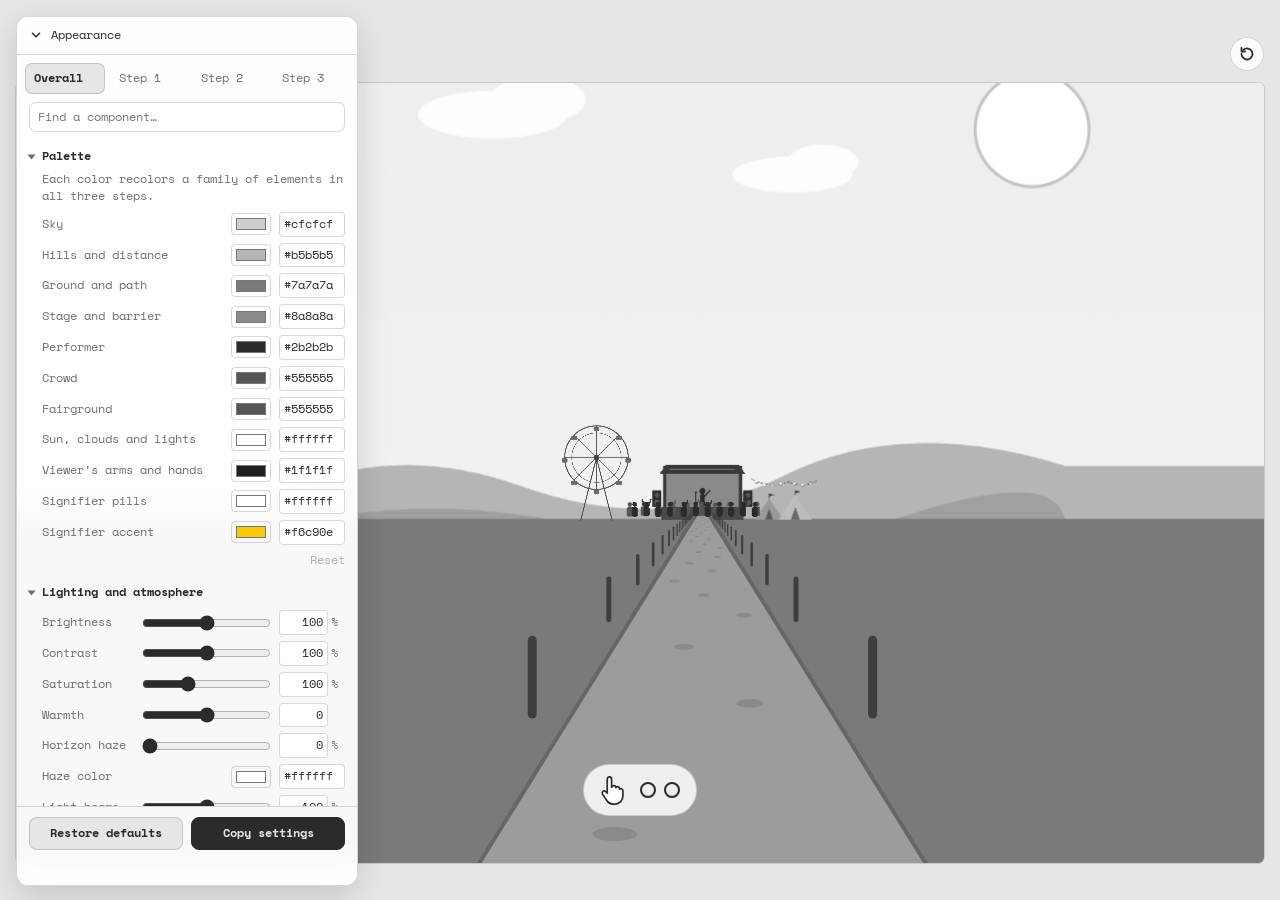
<file: index.html>
<!doctype html>
<html lang="en">
<head>
<meta charset="utf-8">
<meta name="viewport" content="width=device-width,initial-scale=1,viewport-fit=cover">
<title>Getting to the Front</title>
<link rel="preconnect" href="https://fonts.googleapis.com">
<link rel="stylesheet" href="https://fonts.googleapis.com/css2?family=Space+Mono:wght@400;700&display=swap">
<link rel="stylesheet" href="css/style.css">
<link rel="stylesheet" href="css/panel.css">
</head>
<body>

<div class="top">
  <button class="reset" id="reset" type="button" aria-label="Reset">
    <svg viewBox="0 0 16 16" fill="none" stroke="currentColor" stroke-width="1.8" stroke-linecap="round" stroke-linejoin="round" aria-hidden="true">
      <path d="M2.5 8a5.5 5.5 0 1 0 1.8-4.1"/><path d="M2.5 2v3.5H6"/>
    </svg>
  </button>
</div>

<div class="frame" id="frame" data-stage="1" aria-label="Outdoor festival scene seen from far away. Click twice to push the camera forward.">

  <!-- ===================== Stage 1: Camera Push Forward (01-camera-push-forward) ===================== -->
  <div class="stage" id="s1">
    <!-- the scene art, so lighting can be applied to it without touching the hint -->
    <div class="art">
    <!-- Each layer: r = its distance from the camera at the end position (the back of the crowd, front row = 1) -->
    <!-- sky, sun, clouds -->
    <svg class="layer" data-r="200" data-e="330" viewBox="0 0 800 500" preserveAspectRatio="xMidYMid slice">
      <defs><linearGradient id="s1-sky" x1="0" y1="0" x2="0" y2="1"><stop offset="0" stop-color="#d9d9d9"/><stop offset="1" stop-color="#f2f2f2"/></linearGradient></defs>
      <rect data-c="s1-sky" x="-2000" y="-2000" width="4800" height="2400" fill="url(#s1-sky)"/>
      <circle data-c="s1-sun" cx="660" cy="80" r="38" fill="#ffffff" stroke="#c4c4c4" stroke-width="2"/>
      <g data-c="s1-clouds" fill="#ffffff" opacity="0.9">
        <ellipse cx="300" cy="70" rx="50" ry="16"/><ellipse cx="330" cy="60" rx="32" ry="16"/>
        <ellipse cx="500" cy="110" rx="40" ry="12"/><ellipse cx="520" cy="102" rx="24" ry="12"/>
      </g>
    </svg>
    <!-- distant hills -->
    <svg class="layer" data-r="15" data-e="318" viewBox="0 0 800 500" preserveAspectRatio="xMidYMid slice">
      <path data-c="s1-hills-far" d="M-3000,320 L0,320 Q120,250 260,300 T520,290 T800,280 L3800,280 L3800,2000 L-3000,2000 Z" fill="#b5b5b5"/>
      <path data-c="s1-hills-near" d="M-3000,350 L0,350 Q150,300 320,340 T640,330 T800,335 L3800,335 L3800,2000 L-3000,2000 Z" fill="#a0a0a0"/>
    </svg>
    <!-- ground plane -->
    <svg class="layer" data-r="2.1" data-e="332" viewBox="0 0 800 500" preserveAspectRatio="xMidYMid slice">
      <rect data-c="s1-ground" x="-20000" y="378" width="40000" height="20000" fill="#7a7a7a"/>
    </svg>
    <!-- ferris wheel -->
    <svg class="layer" data-r="2.4" data-e="332" viewBox="0 0 800 500" preserveAspectRatio="xMidYMid slice">
      <g data-c="s1-wheel-frame" stroke="#555555" stroke-width="3" fill="none">
        <line x1="140" y1="200" x2="95" y2="380"/><line x1="140" y1="200" x2="185" y2="380"/>
        <circle cx="140" cy="200" r="90"/><circle data-c="s1-wheel-spokes" cx="140" cy="200" r="70" stroke-width="1.5"/>
        <line data-c="s1-wheel-spokes" x1="50" y1="200" x2="230" y2="200" stroke-width="1.5"/><line data-c="s1-wheel-spokes" x1="140" y1="110" x2="140" y2="290" stroke-width="1.5"/>
        <line data-c="s1-wheel-spokes" x1="76.4" y1="136.4" x2="203.6" y2="263.6" stroke-width="1.5"/><line data-c="s1-wheel-spokes" x1="203.6" y1="136.4" x2="76.4" y2="263.6" stroke-width="1.5"/>
      </g>
      <circle data-c="s1-wheel-hub" cx="140" cy="200" r="7" fill="#444444"/>
      <g data-c="s1-wheel-cabins" fill="#6a6a6a">
        <rect x="222" y="202" width="16" height="12" rx="3"/><rect x="195.6" y="265.6" width="16" height="12" rx="3"/>
        <rect x="132" y="292" width="16" height="12" rx="3"/><rect x="68.4" y="265.6" width="16" height="12" rx="3"/>
        <rect x="42" y="202" width="16" height="12" rx="3"/><rect x="68.4" y="138.4" width="16" height="12" rx="3"/>
        <rect x="132" y="112" width="16" height="12" rx="3"/><rect x="195.6" y="138.4" width="16" height="12" rx="3"/>
      </g>
    </svg>
    <!-- stage: the destination -->
    <svg class="layer" data-r="2.2" data-e="292" viewBox="0 0 800 500" preserveAspectRatio="xMidYMid slice">
      <rect data-c="s1-stage-back" x="330" y="200" width="220" height="100" fill="#8a8a8a"/>
      <polygon data-c="s1-stage-roof" points="310,200 570,200 550,172 330,172" fill="#3a3a3a"/>
      <line data-c="s1-stage-truss" x1="340" y1="186" x2="540" y2="186" stroke="#7a7a7a" stroke-width="1.5"/>
      <rect data-c="s1-stage-roof" x="320" y="175" width="10" height="125" fill="#3a3a3a"/><rect data-c="s1-stage-roof" x="550" y="175" width="10" height="125" fill="#3a3a3a"/>
      <rect data-c="s1-stage-deck" x="315" y="300" width="250" height="40" fill="#4a4a4a"/>
      <rect data-c="s1-speakers" x="288" y="250" width="28" height="50" fill="#2e2e2e"/><circle data-c="s1-cones" cx="302" cy="265" r="7" fill="#555555"/><circle data-c="s1-cones" cx="302" cy="287" r="9" fill="#555555"/>
      <rect data-c="s1-speakers" x="564" y="250" width="28" height="50" fill="#2e2e2e"/><circle data-c="s1-cones" cx="578" cy="265" r="7" fill="#555555"/><circle data-c="s1-cones" cx="578" cy="287" r="9" fill="#555555"/>
      <circle data-c="s1-performer" cx="440" cy="252" r="9" fill="#2b2b2b"/>
      <rect data-c="s1-performer" x="433" y="261" width="14" height="39" rx="5" fill="#2b2b2b"/>
      <line data-c="s1-performer" x1="447" y1="268" x2="462" y2="250" stroke="#2b2b2b" stroke-width="4" stroke-linecap="round"/>
      <line data-c="s1-mic" x1="420" y1="300" x2="420" y2="258" stroke="#2b2b2b" stroke-width="2"/><circle data-c="s1-mic" cx="420" cy="256" r="3" fill="#2b2b2b"/>
    </svg>
    <!-- tents + string lights -->
    <svg class="layer" data-r="2.1" data-e="332" viewBox="0 0 800 500" preserveAspectRatio="xMidYMid slice">
      <polygon data-c="s1-tent-left" points="605,380 650,315 695,380" fill="#9a9a9a"/><polygon data-c="s1-tent-doors" points="638,380 650,345 662,380" fill="#5a5a5a"/>
      <line data-c="s1-flags" x1="650" y1="315" x2="650" y2="298" stroke="#444444" stroke-width="2"/><polygon data-c="s1-flags" points="650,298 666,303 650,308" fill="#444444"/>
      <polygon data-c="s1-tent-right" points="680,380 732,305 784,380" fill="#bdbdbd"/><polygon data-c="s1-tent-doors" points="718,380 732,340 746,380" fill="#6a6a6a"/>
      <line data-c="s1-flags" x1="732" y1="305" x2="732" y2="288" stroke="#444444" stroke-width="2"/><polygon data-c="s1-flags" points="732,288 748,293 732,298" fill="#444444"/>
      <path data-c="s1-lights-wire" d="M590,250 Q650,285 710,262 Q760,282 800,258" fill="none" stroke="#444444" stroke-width="1.5"/>
      <g data-c="s1-bulbs" fill="#ffffff" stroke="#555555" stroke-width="1">
        <circle cx="610" cy="262" r="4"/><circle cx="635" cy="270" r="4"/><circle cx="660" cy="272" r="4"/><circle cx="685" cy="268" r="4"/>
        <circle cx="730" cy="268" r="4"/><circle cx="755" cy="271" r="4"/><circle cx="780" cy="266" r="4"/>
      </g>
    </svg>
    <!-- path on the ground, drawn in true perspective each frame -->
    <svg class="overlay" viewBox="0 0 800 500" preserveAspectRatio="xMidYMid slice">
      <polygon data-c="s1-path" id="s1-pathBody" fill="#9c9c9c"/>
      <polyline data-c="s1-path-edges" id="s1-pathEdgeL" fill="none" stroke="#666666" stroke-linecap="round"/>
      <polyline data-c="s1-path-edges" id="s1-pathEdgeR" fill="none" stroke="#666666" stroke-linecap="round"/>
      <g data-c="s1-path-marks" id="s1-pathMarks" fill="#8a8a8a"></g>
    </svg>
    <!-- crowd back -->
    <svg class="layer" data-r="1.2" data-e="394" data-blur="1" viewBox="0 0 800 500" preserveAspectRatio="xMidYMid slice">
      <g data-c="s1-crowd-back" fill="#555555">
        <circle cx="75" cy="395" r="11"/><rect x="61" y="406" width="28" height="50" rx="11"/>
        <circle cx="145" cy="393" r="11"/><rect x="131" y="404" width="28" height="50" rx="11"/>
        <circle cx="215" cy="396" r="11"/><rect x="201" y="407" width="28" height="50" rx="11"/>
        <circle cx="290" cy="394" r="11"/><rect x="276" y="405" width="28" height="50" rx="11"/>
        <circle cx="365" cy="395" r="11"/><rect x="351" y="406" width="28" height="50" rx="11"/>
        <circle cx="435" cy="393" r="11"/><rect x="421" y="404" width="28" height="50" rx="11"/>
        <circle cx="505" cy="396" r="11"/><rect x="491" y="407" width="28" height="50" rx="11"/>
        <circle cx="575" cy="394" r="11"/><rect x="561" y="405" width="28" height="50" rx="11"/>
        <circle cx="645" cy="395" r="11"/><rect x="631" y="406" width="28" height="50" rx="11"/>
        <circle cx="715" cy="393" r="11"/><rect x="701" y="404" width="28" height="50" rx="11"/>
      </g>
      <g data-c="s1-crowd-back" stroke="#555555" stroke-width="6" stroke-linecap="round">
        <line x1="295" y1="410" x2="305" y2="375"/><line x1="440" y1="410" x2="450" y2="372"/>
        <line x1="430" y1="410" x2="420" y2="372"/><line x1="650" y1="410" x2="660" y2="374"/>
      </g>
    </svg>
    <!-- crowd front -->
    <svg class="layer" data-r="1" data-e="432" data-blur="1" viewBox="0 0 800 500" preserveAspectRatio="xMidYMid slice">
      <g data-c="s1-crowd-front" fill="#2b2b2b">
        <circle cx="40" cy="432" r="14"/><rect x="22" y="446" width="36" height="60" rx="14"/>
        <circle cx="110" cy="430" r="14"/><rect x="92" y="444" width="36" height="60" rx="14"/>
        <circle cx="180" cy="433" r="14"/><rect x="162" y="447" width="36" height="60" rx="14"/>
        <circle cx="250" cy="431" r="14"/><rect x="232" y="445" width="36" height="60" rx="14"/>
        <circle cx="330" cy="432" r="14"/><rect x="312" y="446" width="36" height="60" rx="14"/>
        <circle cx="400" cy="430" r="14"/><rect x="382" y="444" width="36" height="60" rx="14"/>
        <circle cx="470" cy="433" r="14"/><rect x="452" y="447" width="36" height="60" rx="14"/>
        <circle cx="540" cy="431" r="14"/><rect x="522" y="445" width="36" height="60" rx="14"/>
        <circle cx="610" cy="432" r="14"/><rect x="592" y="446" width="36" height="60" rx="14"/>
        <circle cx="680" cy="430" r="14"/><rect x="662" y="444" width="36" height="60" rx="14"/>
        <circle cx="750" cy="433" r="14"/><rect x="732" y="447" width="36" height="60" rx="14"/>
      </g>
      <g data-c="s1-crowd-front" stroke="#2b2b2b" stroke-width="8" stroke-linecap="round">
        <line x1="120" y1="452" x2="135" y2="405"/><line x1="100" y1="452" x2="85" y2="405"/>
        <line x1="340" y1="454" x2="352" y2="408"/><line x1="480" y1="455" x2="494" y2="410"/>
        <line x1="460" y1="455" x2="446" y2="410"/><line x1="690" y1="452" x2="702" y2="406"/>
      </g>
    </svg>

    <!-- path-side posts nearer than the crowd -->
    <svg class="overlay" viewBox="0 0 800 500" preserveAspectRatio="xMidYMid slice"><g id="s1-posts"></g></svg>

    </div>
    <!-- lighting and atmosphere overlays, set from the panel -->
    <div class="atmos" aria-hidden="true"><div class="haze"></div><div class="tint"></div><div class="vignette"></div></div>

    <!-- Signifiers: cursor hand + two progress circles -->
    <div class="hint" id="s1-hint" aria-hidden="true">
      <svg class="hand" viewBox="0 0 32 32">
        <path d="M12 4.5c0-1.4 1-2.5 2.3-2.5S16.6 3.1 16.6 4.5V13l.2-.1c.4-1.1 1.4-1.8 2.5-1.6 1 .2 1.7 1 1.8 2l.1.2c.5-.8 1.5-1.2 2.4-1 1 .3 1.6 1.2 1.6 2.2v.3c.5-.4 1.2-.6 1.9-.4 1 .3 1.6 1.2 1.6 2.2v5.7c0 4.6-3.6 8.5-8.2 8.5h-2.4c-2.6 0-5-1.3-6.4-3.5l-4.7-7.1c-.6-1-.4-2.2.5-2.9.9-.7 2.2-.6 3 .3L12 19.3V4.5z" fill="var(--pill)" stroke="currentColor" stroke-width="1.8" stroke-linejoin="round"/>
      </svg>
      <div class="dots" id="s1-dots"><span class="dot"></span><span class="dot"></span></div>
    </div>
  </div>

  <!-- ===================== Stage 2: Push to the Side (02-push-to-the-side) ===================== -->
  <div class="stage" id="s2" style="opacity:0;visibility:hidden">
    <svg class="scene" viewBox="0 0 800 500" preserveAspectRatio="xMidYMid slice" aria-hidden="true">
      <defs>
        <linearGradient id="s2-sky" x1="0" y1="0" x2="0" y2="1">
          <stop offset="0" stop-color="#cfcfcf"/><stop offset="1" stop-color="#ededed"/>
        </linearGradient>
        <linearGradient id="s2-beam" x1="0" y1="0" x2="0" y2="1">
          <stop offset="0" stop-color="#ffffff" stop-opacity="0.75"/><stop offset="1" stop-color="#ffffff" stop-opacity="0"/>
        </linearGradient>
      </defs>
      <g id="s2-cam">
        <rect data-c="s2-sky" x="-200" y="-200" width="1200" height="900" fill="url(#s2-sky)"/>
        <!-- Stage -->
        <rect data-c="s2-stage-back" x="270" y="150" width="260" height="110" fill="#8a8a8a"/>
        <polygon data-c="s2-stage-roof" points="250,150 550,150 528,118 272,118" fill="#3a3a3a"/>
        <line data-c="s2-stage-truss" x1="285" y1="134" x2="515" y2="134" stroke="#7a7a7a" stroke-width="1.5"/>
        <rect data-c="s2-stage-roof" x="260" y="122" width="10" height="138" fill="#3a3a3a"/>
        <rect data-c="s2-stage-roof" x="530" y="122" width="10" height="138" fill="#3a3a3a"/>
        <polygon data-c="s2-beams" points="300,138 240,260 330,260" fill="url(#s2-beam)"/>
        <polygon data-c="s2-beams" points="400,138 360,260 440,260" fill="url(#s2-beam)"/>
        <polygon data-c="s2-beams" points="500,138 470,260 560,260" fill="url(#s2-beam)"/>
        <g data-c="s2-lights" fill="#ffffff" stroke="#555555" stroke-width="1">
          <circle cx="300" cy="140" r="5"/><circle cx="400" cy="140" r="5"/><circle cx="500" cy="140" r="5"/>
        </g>
        <rect data-c="s2-speakers" x="226" y="200" width="30" height="60" fill="#2e2e2e"/>
        <circle data-c="s2-cones" cx="241" cy="217" r="7" fill="#555555"/><circle data-c="s2-cones" cx="241" cy="242" r="10" fill="#555555"/>
        <rect data-c="s2-speakers" x="544" y="200" width="30" height="60" fill="#2e2e2e"/>
        <circle data-c="s2-cones" cx="559" cy="217" r="7" fill="#555555"/><circle data-c="s2-cones" cx="559" cy="242" r="10" fill="#555555"/>
        <circle data-c="s2-performer" cx="400" cy="206" r="9" fill="#2b2b2b"/>
        <rect data-c="s2-performer" x="393" y="215" width="14" height="40" rx="5" fill="#2b2b2b"/>
        <line data-c="s2-performer" x1="407" y1="222" x2="422" y2="202" stroke="#2b2b2b" stroke-width="4" stroke-linecap="round"/>
        <!-- Ground -->
        <rect data-c="s2-ground" x="-200" y="260" width="1200" height="440" fill="#7a7a7a"/>
        <!-- Crowd is built in script so each person can be shoved -->
        <g id="s2-crowd"></g>
      </g>
      <!-- The viewer's own arms -->
      <g id="s2-armL">
        <g data-c="s2-arms" fill="#1f1f1f">
          <path d="M150,500 L250,500 L320,330 L285,312 Z"/>
          <ellipse cx="305" cy="312" rx="24" ry="28" transform="rotate(25 305 312)"/>
          <rect x="283" y="268" width="11" height="40" rx="5.5" transform="rotate(25 288 288)"/>
          <rect x="296" y="264" width="11" height="44" rx="5.5" transform="rotate(25 301 286)"/>
          <rect x="309" y="268" width="11" height="40" rx="5.5" transform="rotate(25 314 288)"/>
          <rect x="321" y="276" width="10" height="34" rx="5" transform="rotate(25 326 293)"/>
          <rect x="318" y="306" width="10" height="28" rx="5" transform="rotate(70 323 320)"/>
        </g>
        <path data-c="s2-sleeves" d="M165,500 L245,500 L262,455 L196,438 Z" fill="#4a4a4a"/>
      </g>
      <g id="s2-armR">
        <g data-c="s2-arms" fill="#1f1f1f">
          <path d="M650,500 L550,500 L480,330 L515,312 Z"/>
          <ellipse cx="495" cy="312" rx="24" ry="28" transform="rotate(-25 495 312)"/>
          <rect x="506" y="268" width="11" height="40" rx="5.5" transform="rotate(-25 512 288)"/>
          <rect x="493" y="264" width="11" height="44" rx="5.5" transform="rotate(-25 499 286)"/>
          <rect x="480" y="268" width="11" height="40" rx="5.5" transform="rotate(-25 486 288)"/>
          <rect x="469" y="276" width="10" height="34" rx="5" transform="rotate(-25 474 293)"/>
          <rect x="472" y="306" width="10" height="28" rx="5" transform="rotate(-70 477 320)"/>
        </g>
        <path data-c="s2-sleeves" d="M635,500 L555,500 L538,455 L604,438 Z" fill="#4a4a4a"/>
      </g>
    </svg>
    <div class="atmos" aria-hidden="true"><div class="haze"></div><div class="tint"></div><div class="vignette"></div></div>

    <div class="meter left" id="s2-meterL" aria-hidden="true">
      <svg class="hand" viewBox="0 0 32 32">
        <path d="M12 4.5c0-1.4 1-2.5 2.3-2.5S16.6 3.1 16.6 4.5V13l.2-.1c.4-1.1 1.4-1.8 2.5-1.6 1 .2 1.7 1 1.8 2l.1.2c.5-.8 1.5-1.2 2.4-1 1 .3 1.6 1.2 1.6 2.2v.3c.5-.4 1.2-.6 1.9-.4 1 .3 1.6 1.2 1.6 2.2v5.7c0 4.6-3.6 8.5-8.2 8.5h-2.4c-2.6 0-5-1.3-6.4-3.5l-4.7-7.1c-.6-1-.4-2.2.5-2.9.9-.7 2.2-.6 3 .3L12 19.3V4.5z" fill="var(--pill)" stroke="currentColor" stroke-width="1.8" stroke-linejoin="round"/>
      </svg>
      <div class="bar"><div class="fill" id="s2-fillL"></div><div class="ticks"></div></div>
    </div>
    <div class="meter right" id="s2-meterR" aria-hidden="true">
      <svg class="hand" viewBox="0 0 32 32">
        <path d="M12 4.5c0-1.4 1-2.5 2.3-2.5S16.6 3.1 16.6 4.5V13l.2-.1c.4-1.1 1.4-1.8 2.5-1.6 1 .2 1.7 1 1.8 2l.1.2c.5-.8 1.5-1.2 2.4-1 1 .3 1.6 1.2 1.6 2.2v.3c.5-.4 1.2-.6 1.9-.4 1 .3 1.6 1.2 1.6 2.2v5.7c0 4.6-3.6 8.5-8.2 8.5h-2.4c-2.6 0-5-1.3-6.4-3.5l-4.7-7.1c-.6-1-.4-2.2.5-2.9.9-.7 2.2-.6 3 .3L12 19.3V4.5z" fill="var(--pill)" stroke="currentColor" stroke-width="1.8" stroke-linejoin="round"/>
      </svg>
      <div class="bar"><div class="fill" id="s2-fillR"></div><div class="ticks"></div></div>
    </div>
  </div>

  <!-- ===================== Stage 3: Push Forward (03-push-forward-through-crowd) ===================== -->
  <div class="stage" id="s3" style="opacity:0;visibility:hidden">
    <svg class="scene" viewBox="0 0 800 500" preserveAspectRatio="xMidYMid slice" aria-hidden="true">
      <defs>
        <linearGradient id="s3-sky" x1="0" y1="0" x2="0" y2="1">
          <stop offset="0" stop-color="#cfcfcf"/><stop offset="1" stop-color="#ededed"/>
        </linearGradient>
        <linearGradient id="s3-beam" x1="0" y1="0" x2="0" y2="1">
          <stop offset="0" stop-color="#ffffff" stop-opacity="0.7"/><stop offset="1" stop-color="#ffffff" stop-opacity="0"/>
        </linearGradient>
      </defs>
      <g id="s3-world">
        <rect data-c="s3-sky" x="-4000" y="-4000" width="8800" height="8800" fill="url(#s3-sky)"/>

        <!-- Stage (r 3.0) -->
        <g class="layer" data-r="3" data-k="3">
          <rect data-c="s3-stage-back" x="120" y="90" width="560" height="200" fill="#8a8a8a"/>
          <polygon data-c="s3-stage-roof" points="80,90 720,90 690,48 110,48" fill="#3a3a3a"/>
          <line data-c="s3-stage-truss" x1="130" y1="70" x2="670" y2="70" stroke="#6a6a6a" stroke-width="2"/>
          <rect data-c="s3-stage-roof" x="104" y="56" width="16" height="234" fill="#3a3a3a"/>
          <rect data-c="s3-stage-roof" x="680" y="56" width="16" height="234" fill="#3a3a3a"/>
          <g id="s3-beams">
            <polygon data-c="s3-beams" points="230,80 150,290 290,290" fill="url(#s3-beam)"/>
            <polygon data-c="s3-beams" points="400,80 330,290 470,290" fill="url(#s3-beam)"/>
            <polygon data-c="s3-beams" points="570,80 510,290 650,290" fill="url(#s3-beam)"/>
          </g>
          <g data-c="s3-lights" fill="#ffffff" stroke="#555555" stroke-width="1.5">
            <circle cx="230" cy="82" r="7"/><circle cx="400" cy="82" r="7"/><circle cx="570" cy="82" r="7"/>
          </g>
          <rect data-c="s3-speakers" x="134" y="180" width="54" height="110" fill="#2e2e2e"/>
          <circle data-c="s3-cones" class="cone" data-r0="13" cx="161" cy="210" r="13" fill="#555555"/>
          <circle data-c="s3-cones" class="cone" data-r0="19" cx="161" cy="256" r="19" fill="#555555"/>
          <rect data-c="s3-speakers" x="612" y="180" width="54" height="110" fill="#2e2e2e"/>
          <circle data-c="s3-cones" class="cone" data-r0="13" cx="639" cy="210" r="13" fill="#555555"/>
          <circle data-c="s3-cones" class="cone" data-r0="19" cx="639" cy="256" r="19" fill="#555555"/>
          <!-- Performer -->
          <g id="s3-performer">
            <line data-c="s3-mic" x1="372" y1="290" x2="372" y2="178" stroke="#2b2b2b" stroke-width="3"/>
            <line data-c="s3-mic" x1="372" y1="178" x2="388" y2="172" stroke="#2b2b2b" stroke-width="3" stroke-linecap="round"/>
            <g id="s3-pBody">
              <circle data-c="s3-performer" cx="400" cy="160" r="17" fill="#2b2b2b"/>
              <path data-c="s3-smile" id="s3-smile" d="M391,163 Q400,172 409,163" fill="none" stroke="#bdbdbd" stroke-width="2.6" stroke-linecap="round" opacity="0"/>
              <rect data-c="s3-performer" x="386" y="178" width="28" height="70" rx="10" fill="#2b2b2b"/>
              <line data-c="s3-performer" id="s3-armUp" x1="412" y1="190" x2="440" y2="150" stroke="#2b2b2b" stroke-width="7" stroke-linecap="round"/>
              <!-- thumbs up, toward the viewer -->
              <g id="s3-thumb" opacity="0">
                <line data-c="s3-performer" x1="412" y1="190" x2="444" y2="176" stroke="#2b2b2b" stroke-width="7" stroke-linecap="round"/>
                <rect data-c="s3-performer" x="440" y="168" width="15" height="15" rx="5" fill="#2b2b2b"/>
                <rect data-c="s3-performer" x="443" y="154" width="7" height="17" rx="3.5" fill="#2b2b2b"/>
              </g>
              <ellipse data-c="s3-guitar" cx="404" cy="226" rx="20" ry="14" fill="#555555" transform="rotate(-25 404 226)"/>
              <line data-c="s3-guitar" x1="414" y1="220" x2="452" y2="196" stroke="#555555" stroke-width="4" stroke-linecap="round"/>
            </g>
            <rect data-c="s3-performer" x="388" y="242" width="10" height="48" rx="4" fill="#2b2b2b"/>
            <rect data-c="s3-performer" x="402" y="242" width="10" height="48" rx="4" fill="#2b2b2b"/>
          </g>
          <rect data-c="s3-stage-front" x="96" y="320" width="608" height="140" fill="#3a3a3a"/>
          <rect data-c="s3-stage-deck" x="96" y="290" width="608" height="34" fill="#4a4a4a"/>
          <line data-c="s3-stage-edge" x1="96" y1="290" x2="704" y2="290" stroke="#3a3a3a" stroke-width="3"/>
        </g>

        <!-- Ground + barrier (r 1.6) -->
        <g class="layer" data-r="1.6" data-k="1.6">
          <rect data-c="s3-ground" x="-4000" y="340" width="8800" height="5000" fill="#7a7a7a"/>
          <rect data-c="s3-barrier" x="-4000" y="324" width="8800" height="16" fill="#9a9a9a"/>
          <g data-c="s3-barrier-ticks" stroke="#8a8a8a" stroke-width="3">
            <line x1="-200" y1="324" x2="-200" y2="340"/><line x1="-80" y1="324" x2="-80" y2="340"/>
            <line x1="40" y1="324" x2="40" y2="340"/><line x1="160" y1="324" x2="160" y2="340"/>
            <line x1="280" y1="324" x2="280" y2="340"/><line x1="400" y1="324" x2="400" y2="340"/>
            <line x1="520" y1="324" x2="520" y2="340"/><line x1="640" y1="324" x2="640" y2="340"/>
            <line x1="760" y1="324" x2="760" y2="340"/><line x1="880" y1="324" x2="880" y2="340"/>
            <line x1="1000" y1="324" x2="1000" y2="340"/>
          </g>
        </g>

        <!-- Front row at the barrier (r 1.5) -->
        <g class="layer crowd" data-r="1.5" data-k="1.5">
          <g data-c="s3-crowd-front-row" fill="#8c8c8c">
            <circle cx="30" cy="322" r="13"/><rect x="12" y="335" width="36" height="60" rx="13"/>
            <circle cx="110" cy="320" r="13"/><rect x="92" y="333" width="36" height="60" rx="13"/>
            <circle cx="190" cy="323" r="13"/><rect x="172" y="336" width="36" height="60" rx="13"/>
            <circle cx="270" cy="321" r="13"/><rect x="252" y="334" width="36" height="60" rx="13"/>
            <circle cx="350" cy="322" r="13"/><rect x="332" y="335" width="36" height="60" rx="13"/>
            <circle cx="450" cy="320" r="13"/><rect x="432" y="333" width="36" height="60" rx="13"/>
            <circle cx="530" cy="323" r="13"/><rect x="512" y="336" width="36" height="60" rx="13"/>
            <circle cx="610" cy="321" r="13"/><rect x="592" y="334" width="36" height="60" rx="13"/>
            <circle cx="690" cy="322" r="13"/><rect x="672" y="335" width="36" height="60" rx="13"/>
            <circle cx="770" cy="320" r="13"/><rect x="752" y="333" width="36" height="60" rx="13"/>
          </g>
          <g data-c="s3-crowd-front-row" stroke="#8c8c8c" stroke-width="7" stroke-linecap="round">
            <line x1="120" y1="342" x2="132" y2="290"/><line x1="100" y1="342" x2="88" y2="290"/>
            <line x1="280" y1="342" x2="292" y2="292"/>
            <line x1="460" y1="342" x2="472" y2="290"/><line x1="440" y1="342" x2="428" y2="290"/>
            <line x1="700" y1="342" x2="712" y2="292"/>
          </g>
        </g>

        <!-- Middle row (r 1.0) -->
        <g class="layer crowd" data-r="1" data-k="1">
          <g data-c="s3-crowd-mid" fill="#5e5e5e">
            <circle cx="70" cy="362" r="19"/><rect x="44" y="381" width="52" height="120" rx="19"/>
            <circle cx="200" cy="358" r="19"/><rect x="174" y="377" width="52" height="120" rx="19"/>
            <circle cx="600" cy="358" r="19"/><rect x="574" y="377" width="52" height="120" rx="19"/>
            <circle cx="730" cy="362" r="19"/><rect x="704" y="381" width="52" height="120" rx="19"/>
          </g>
          <g data-c="s3-crowd-mid" stroke="#5e5e5e" stroke-width="10" stroke-linecap="round">
            <line x1="215" y1="390" x2="238" y2="320"/>
            <line x1="585" y1="390" x2="562" y2="320"/>
            <line x1="745" y1="394" x2="768" y2="324"/>
          </g>
        </g>

        <!-- Nearest heads (r 0.6) -->
        <g class="layer crowd" data-r="0.6" data-k="0.6">
          <g data-c="s3-crowd-nearest" fill="#3a3a3a">
            <circle cx="-4" cy="420" r="38"/><rect x="-52" y="456" width="96" height="80" rx="38"/>
            <circle cx="804" cy="420" r="38"/><rect x="756" y="456" width="96" height="80" rx="38"/>
          </g>
        </g>

        <!-- Two rows that stand between the viewer and the barrier at the start,
             built from the same crowd figures, leaving a man-sized gap in the middle -->
        <g class="layer crowd" data-r="-0.6" data-k="1.6">
          <g data-c="s3-blockers-1" fill="#4a4a4a">
            <circle cx="60" cy="312" r="28"/><rect x="24" y="340" width="72" height="200" rx="28"/>
            <circle cx="166" cy="318" r="28"/><rect x="130" y="346" width="72" height="200" rx="28"/>
            <circle cx="272" cy="314" r="28"/><rect x="236" y="342" width="72" height="200" rx="28"/>
            <circle cx="528" cy="314" r="28"/><rect x="492" y="342" width="72" height="200" rx="28"/>
            <circle cx="634" cy="318" r="28"/><rect x="598" y="346" width="72" height="200" rx="28"/>
            <circle cx="740" cy="312" r="28"/><rect x="704" y="340" width="72" height="200" rx="28"/>
          </g>
          <g data-c="s3-blockers-1" stroke="#4a4a4a" stroke-width="14" stroke-linecap="round">
            <line x1="190" y1="370" x2="214" y2="276"/><line x1="610" y1="370" x2="586" y2="276"/>
          </g>
        </g>
        <g class="layer crowd" data-r="-1.4" data-k="0.8">
          <g data-c="s3-blockers-2" fill="#2e2e2e">
            <circle cx="30" cy="300" r="46"/><rect x="-30" y="346" width="120" height="280" rx="46"/>
            <circle cx="150" cy="306" r="46"/><rect x="90" y="352" width="120" height="280" rx="46"/>
            <circle cx="262" cy="320" r="46"/><rect x="202" y="366" width="120" height="280" rx="46"/>
            <circle cx="538" cy="320" r="46"/><rect x="478" y="366" width="120" height="280" rx="46"/>
            <circle cx="650" cy="306" r="46"/><rect x="590" y="352" width="120" height="280" rx="46"/>
            <circle cx="770" cy="300" r="46"/><rect x="710" y="346" width="120" height="280" rx="46"/>
          </g>
          <g data-c="s3-blockers-2" stroke="#2e2e2e" stroke-width="22" stroke-linecap="round">
            <line x1="128" y1="390" x2="96" y2="236"/><line x1="680" y1="388" x2="712" y2="240"/>
          </g>
        </g>
      </g>

      <!-- The viewer's own hands -->
      <g id="s3-handL">
        <g data-c="s3-hands" fill="#1f1f1f">
          <path d="M190,500 L280,500 L340,372 L306,356 Z"/>
          <ellipse cx="324" cy="352" rx="23" ry="27" transform="rotate(22 324 352)"/>
          <rect x="303" y="308" width="11" height="40" rx="5.5" transform="rotate(22 308 328)"/>
          <rect x="316" y="304" width="11" height="44" rx="5.5" transform="rotate(22 321 326)"/>
          <rect x="329" y="308" width="11" height="40" rx="5.5" transform="rotate(22 334 328)"/>
          <rect x="341" y="316" width="10" height="34" rx="5" transform="rotate(22 346 333)"/>
          <rect x="337" y="346" width="10" height="28" rx="5" transform="rotate(68 342 360)"/>
        </g>
        <path data-c="s3-sleeves" d="M200,500 L274,500 L290,462 L228,446 Z" fill="#4a4a4a"/>
      </g>
      <g id="s3-handR">
        <g data-c="s3-hands" fill="#1f1f1f">
          <path d="M610,500 L520,500 L460,372 L494,356 Z"/>
          <ellipse cx="476" cy="352" rx="23" ry="27" transform="rotate(-22 476 352)"/>
          <rect x="486" y="308" width="11" height="40" rx="5.5" transform="rotate(-22 492 328)"/>
          <rect x="473" y="304" width="11" height="44" rx="5.5" transform="rotate(-22 479 326)"/>
          <rect x="460" y="308" width="11" height="40" rx="5.5" transform="rotate(-22 466 328)"/>
          <rect x="449" y="316" width="10" height="34" rx="5" transform="rotate(-22 454 333)"/>
          <rect x="453" y="346" width="10" height="28" rx="5" transform="rotate(-68 458 360)"/>
        </g>
        <path data-c="s3-sleeves" d="M600,500 L526,500 L510,462 L572,446 Z" fill="#4a4a4a"/>
      </g>
    </svg>
    <div class="atmos" aria-hidden="true"><div class="haze"></div><div class="tint"></div><div class="vignette"></div></div>

    <div class="hint" id="s3-hint" aria-hidden="true">
      <div class="trail"></div>
      <svg class="hand" viewBox="0 0 32 32">
        <path d="M12 4.5c0-1.4 1-2.5 2.3-2.5S16.6 3.1 16.6 4.5V13l.2-.1c.4-1.1 1.4-1.8 2.5-1.6 1 .2 1.7 1 1.8 2l.1.2c.5-.8 1.5-1.2 2.4-1 1 .3 1.6 1.2 1.6 2.2v.3c.5-.4 1.2-.6 1.9-.4 1 .3 1.6 1.2 1.6 2.2v5.7c0 4.6-3.6 8.5-8.2 8.5h-2.4c-2.6 0-5-1.3-6.4-3.5l-4.7-7.1c-.6-1-.4-2.2.5-2.9.9-.7 2.2-.6 3 .3L12 19.3V4.5z" fill="#ffffff" stroke="currentColor" stroke-width="1.8" stroke-linejoin="round"/>
      </svg>
    </div>
  </div>
</div>

<script src="js/audio.js"></script>
<script src="js/stage1-camera.js"></script>
<script src="js/stage2-sides.js"></script>
<script src="js/stage3-forward.js"></script>
<script src="js/main.js"></script>
<script src="js/appearance-defaults.js"></script>
<script src="js/panel.js"></script>
</body>
</html>
</file>
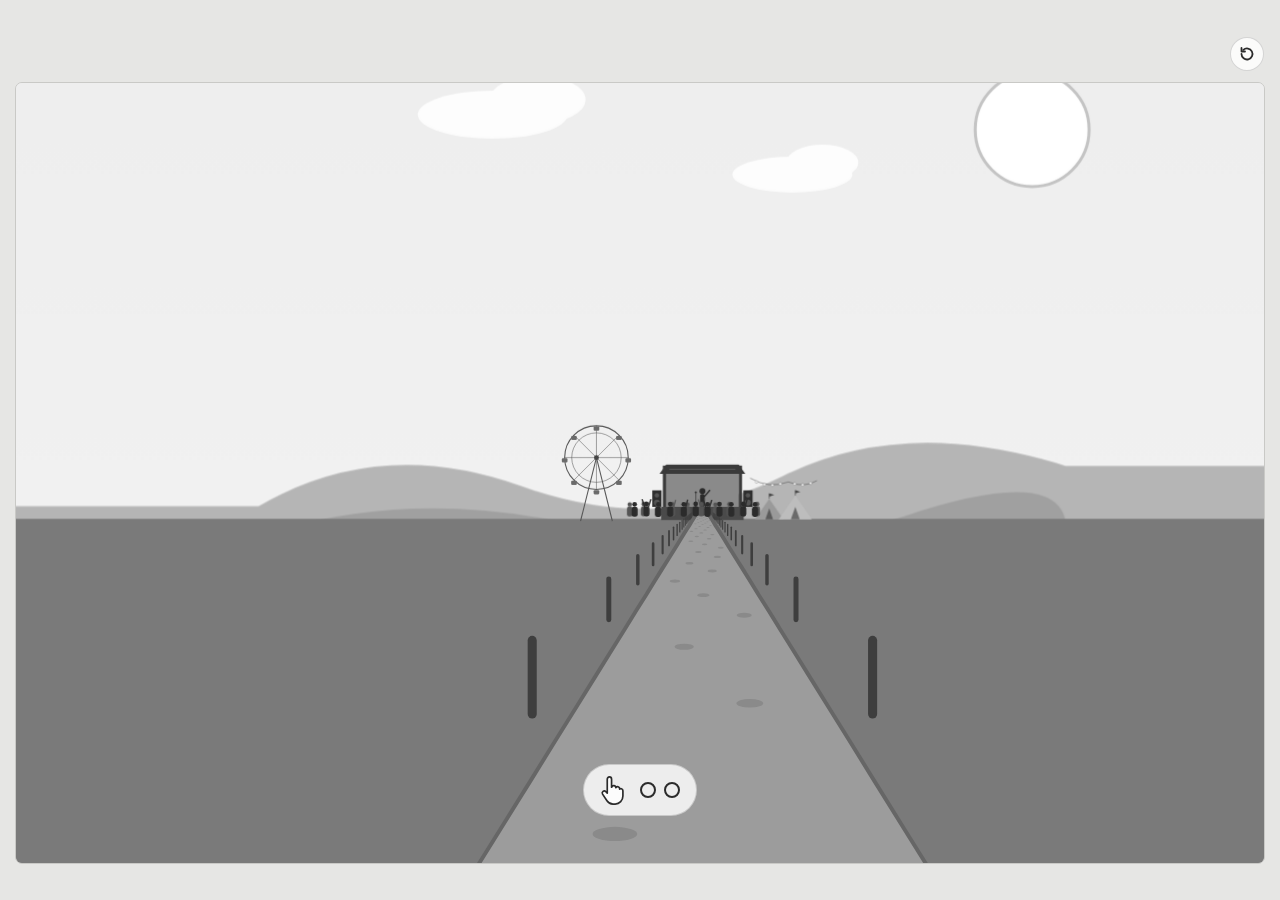
<file: 01-camera-push-forward/index.html>
<!doctype html><html><head><meta charset=utf8><meta name=viewport content="width=device-width,initial-scale=1,viewport-fit=cover"><style>:root{color-scheme:light;box-sizing:border-box;padding-top:env(safe-area-inset-top,0px);padding-bottom:env(safe-area-inset-bottom,0px)}html{scroll-padding-top:env(safe-area-inset-top,0px)}body{margin:0;padding:0;font:14px -apple-system,BlinkMacSystemFont,sans-serif;background:#fff;color:#000}img{max-width:100%}[hidden]:not([hidden=until-found i]){display:none!important}</style></head><body>
<title>Camera Push Forward</title>
<meta name="claude:viewport-fit-sides" content="cover">
<link rel="preconnect" href="https://fonts.googleapis.com">
<link rel="stylesheet" href="https://fonts.googleapis.com/css2?family=Space+Mono:wght@400;700&display=swap">
<style>
/* Layout: one letterboxed stage frame centered on a quiet page; signifiers float inside the frame, bottom center. */
:root {
  --page: #e6e6e4;
  --ink: #2b2b2b;
  --muted: #6e6e6c;
  --frame-edge: #c9c9c6;
  --pill: rgba(255,255,255,0.82);
  --pill-edge: rgba(43,43,43,0.18);
  --yellow: #f6c90e;
  --yellow-deep: #d9a900;
  --font-ui: "Space Mono", ui-monospace, "SFMono-Regular", Menlo, monospace;
}
@media (prefers-color-scheme: dark) {
  :root:not([data-theme="light"]) {
    --page: #141414; --ink: #e8e8e6; --muted: #9a9a98; --frame-edge: #2c2c2c;
    --pill: rgba(20,20,20,0.72); --pill-edge: rgba(255,255,255,0.16); color-scheme: dark;
  }
}
:root[data-theme="dark"] {
  --page: #141414; --ink: #e8e8e6; --muted: #9a9a98; --frame-edge: #2c2c2c;
  --pill: rgba(20,20,20,0.72); --pill-edge: rgba(255,255,255,0.16); color-scheme: dark;
}
html, body { height: 100%; }
body {
  background: var(--page); color: var(--ink); font-family: var(--font-ui);
  padding-left: max(16px, env(safe-area-inset-left, 0px));
  padding-right: max(16px, env(safe-area-inset-right, 0px));
  padding-block: 16px; box-sizing: border-box;
  display: flex; flex-direction: column; align-items: center; justify-content: center; gap: 12px;
  user-select: none; -webkit-user-select: none; -webkit-touch-callout: none;
  overflow: hidden;
}
.top { width: min(100%, calc((100vh - 104px) * 1.6)); display: flex; justify-content: flex-end; }
.reset {
  width: 34px; height: 34px; border-radius: 50%; display: grid; place-items: center; padding: 0;
  border: 1px solid var(--pill-edge); background: var(--pill); color: var(--ink); cursor: pointer;
}
.reset:hover { background: var(--page); }
.reset:focus-visible { outline: 2px solid var(--ink); outline-offset: 2px; }
.reset svg { width: 16px; height: 16px; }
.frame {
  position: relative; width: min(100%, calc((100vh - 104px) * 1.6));
  aspect-ratio: 8 / 5; max-width: 100%;
  overflow: hidden; border-radius: 6px; outline: 1px solid var(--frame-edge);
  background: #f2f2f2; cursor: default; contain: paint;
}
/* Vanishing point sits on the stage floor: 440,300 in the 800×500 scene */
.layer {
  position: absolute; inset: 0; width: 100%; height: 100%;
  will-change: transform, filter; overflow: visible;
}
.overlay { position: absolute; inset: 0; width: 100%; height: 100%; overflow: visible; pointer-events: none; }
/* Signifiers */
.hint {
  position: absolute; left: 50%; bottom: 6%;
  transform: translate(-50%, 12px); opacity: 0;
  display: flex; align-items: center; gap: 14px;
  padding: 10px 16px 10px 12px; border-radius: 999px;
  background: var(--pill); border: 1px solid var(--pill-edge);
  backdrop-filter: blur(6px); -webkit-backdrop-filter: blur(6px);
  transition: opacity 420ms ease, transform 520ms cubic-bezier(.2,1.4,.4,1);
  pointer-events: none;
}
.hint.in { opacity: 1; transform: translate(-50%, 0); }
.hint.out { opacity: 0; transform: translate(-50%, 8px) scale(0.92); transition-duration: 260ms; }
.hand { width: 30px; height: 30px; color: var(--ink); animation: tap 1.3s ease-in-out infinite; transform-origin: 40% 90%; }
@keyframes tap {
  0%, 55%, 100% { transform: translateY(0) rotate(0); }
  65% { transform: translateY(3px) rotate(-6deg); }
  75% { transform: translateY(0) rotate(0); }
  82% { transform: translateY(3px) rotate(-6deg); }
  92% { transform: translateY(0) rotate(0); }
}
.dots { display: flex; gap: 8px; }
.dot {
  width: 16px; height: 16px; border-radius: 50%;
  border: 2px solid var(--ink); box-sizing: border-box; background: transparent;
  transition: background 120ms ease, border-color 120ms ease;
}
.dot.on { background: var(--yellow); border-color: var(--yellow-deep); animation: pop 420ms cubic-bezier(.2,1.8,.4,1); }
@keyframes pop { 0% { transform: scale(0.6); } 100% { transform: scale(1); } }
.ripple {
  position: absolute; width: 14px; height: 14px; margin: -7px 0 0 -7px; border-radius: 50%;
  border: 2px solid var(--yellow); pointer-events: none;
  animation: ripple 520ms ease-out forwards;
}
@keyframes ripple { to { transform: scale(4.2); opacity: 0; } }
@media (prefers-reduced-motion: reduce) { .hand { animation: none; } }
</style>

<div class="top">
  <button class="reset" id="reset" type="button" aria-label="Reset">
    <svg viewBox="0 0 16 16" fill="none" stroke="currentColor" stroke-width="1.8" stroke-linecap="round" stroke-linejoin="round" aria-hidden="true">
      <path d="M2.5 8a5.5 5.5 0 1 0 1.8-4.1"/><path d="M2.5 2v3.5H6"/>
    </svg>
  </button>
</div>

<div class="frame" id="frame" aria-label="Outdoor festival scene seen from far away. Click twice to push the camera forward.">
  <!-- Each layer: r = its distance from the camera at the end position (the back of the crowd, front row = 1) -->
  <!-- sky, sun, clouds -->
  <svg class="layer" data-r="200" data-e="330" viewBox="0 0 800 500" preserveAspectRatio="xMidYMid slice">
    <defs><linearGradient id="sky" x1="0" y1="0" x2="0" y2="1"><stop offset="0" stop-color="#d9d9d9"/><stop offset="1" stop-color="#f2f2f2"/></linearGradient></defs>
    <rect x="-2000" y="-2000" width="4800" height="2400" fill="url(#sky)"/>
    <circle cx="660" cy="80" r="38" fill="#ffffff" stroke="#c4c4c4" stroke-width="2"/>
    <g fill="#ffffff" opacity="0.9">
      <ellipse cx="300" cy="70" rx="50" ry="16"/><ellipse cx="330" cy="60" rx="32" ry="16"/>
      <ellipse cx="500" cy="110" rx="40" ry="12"/><ellipse cx="520" cy="102" rx="24" ry="12"/>
    </g>
  </svg>
  <!-- distant hills -->
  <svg class="layer" data-r="15" data-e="318" viewBox="0 0 800 500" preserveAspectRatio="xMidYMid slice">
    <path d="M-3000,320 L0,320 Q120,250 260,300 T520,290 T800,280 L3800,280 L3800,2000 L-3000,2000 Z" fill="#b5b5b5"/>
    <path d="M-3000,350 L0,350 Q150,300 320,340 T640,330 T800,335 L3800,335 L3800,2000 L-3000,2000 Z" fill="#a0a0a0"/>
  </svg>
  <!-- ground plane -->
  <svg class="layer" data-r="2.1" data-e="332" viewBox="0 0 800 500" preserveAspectRatio="xMidYMid slice">
    <rect x="-20000" y="378" width="40000" height="20000" fill="#7a7a7a"/>
  </svg>
  <!-- ferris wheel -->
  <svg class="layer" data-r="2.4" data-e="332" viewBox="0 0 800 500" preserveAspectRatio="xMidYMid slice">
    <g stroke="#555555" stroke-width="3" fill="none">
      <line x1="140" y1="200" x2="95" y2="380"/><line x1="140" y1="200" x2="185" y2="380"/>
      <circle cx="140" cy="200" r="90"/><circle cx="140" cy="200" r="70" stroke-width="1.5"/>
      <line x1="50" y1="200" x2="230" y2="200" stroke-width="1.5"/><line x1="140" y1="110" x2="140" y2="290" stroke-width="1.5"/>
      <line x1="76.4" y1="136.4" x2="203.6" y2="263.6" stroke-width="1.5"/><line x1="203.6" y1="136.4" x2="76.4" y2="263.6" stroke-width="1.5"/>
    </g>
    <circle cx="140" cy="200" r="7" fill="#444444"/>
    <g fill="#6a6a6a">
      <rect x="222" y="202" width="16" height="12" rx="3"/><rect x="195.6" y="265.6" width="16" height="12" rx="3"/>
      <rect x="132" y="292" width="16" height="12" rx="3"/><rect x="68.4" y="265.6" width="16" height="12" rx="3"/>
      <rect x="42" y="202" width="16" height="12" rx="3"/><rect x="68.4" y="138.4" width="16" height="12" rx="3"/>
      <rect x="132" y="112" width="16" height="12" rx="3"/><rect x="195.6" y="138.4" width="16" height="12" rx="3"/>
    </g>
  </svg>
  <!-- stage: the destination -->
  <svg class="layer" data-r="2.2" data-e="292" viewBox="0 0 800 500" preserveAspectRatio="xMidYMid slice">
    <rect x="330" y="200" width="220" height="100" fill="#8a8a8a"/>
    <polygon points="310,200 570,200 550,172 330,172" fill="#3a3a3a"/>
    <line x1="340" y1="186" x2="540" y2="186" stroke="#7a7a7a" stroke-width="1.5"/>
    <rect x="320" y="175" width="10" height="125" fill="#3a3a3a"/><rect x="550" y="175" width="10" height="125" fill="#3a3a3a"/>
    <rect x="315" y="300" width="250" height="40" fill="#4a4a4a"/>
    <rect x="288" y="250" width="28" height="50" fill="#2e2e2e"/><circle cx="302" cy="265" r="7" fill="#555555"/><circle cx="302" cy="287" r="9" fill="#555555"/>
    <rect x="564" y="250" width="28" height="50" fill="#2e2e2e"/><circle cx="578" cy="265" r="7" fill="#555555"/><circle cx="578" cy="287" r="9" fill="#555555"/>
    <circle cx="440" cy="252" r="9" fill="#2b2b2b"/>
    <rect x="433" y="261" width="14" height="39" rx="5" fill="#2b2b2b"/>
    <line x1="447" y1="268" x2="462" y2="250" stroke="#2b2b2b" stroke-width="4" stroke-linecap="round"/>
    <line x1="420" y1="300" x2="420" y2="258" stroke="#2b2b2b" stroke-width="2"/><circle cx="420" cy="256" r="3" fill="#2b2b2b"/>
  </svg>
  <!-- tents + string lights -->
  <svg class="layer" data-r="2.1" data-e="332" viewBox="0 0 800 500" preserveAspectRatio="xMidYMid slice">
    <polygon points="605,380 650,315 695,380" fill="#9a9a9a"/><polygon points="638,380 650,345 662,380" fill="#5a5a5a"/>
    <line x1="650" y1="315" x2="650" y2="298" stroke="#444444" stroke-width="2"/><polygon points="650,298 666,303 650,308" fill="#444444"/>
    <polygon points="680,380 732,305 784,380" fill="#bdbdbd"/><polygon points="718,380 732,340 746,380" fill="#6a6a6a"/>
    <line x1="732" y1="305" x2="732" y2="288" stroke="#444444" stroke-width="2"/><polygon points="732,288 748,293 732,298" fill="#444444"/>
    <path d="M590,250 Q650,285 710,262 Q760,282 800,258" fill="none" stroke="#444444" stroke-width="1.5"/>
    <g fill="#ffffff" stroke="#555555" stroke-width="1">
      <circle cx="610" cy="262" r="4"/><circle cx="635" cy="270" r="4"/><circle cx="660" cy="272" r="4"/><circle cx="685" cy="268" r="4"/>
      <circle cx="730" cy="268" r="4"/><circle cx="755" cy="271" r="4"/><circle cx="780" cy="266" r="4"/>
    </g>
  </svg>
  <!-- path on the ground, drawn in true perspective each frame -->
  <svg class="overlay" id="pathLayer" viewBox="0 0 800 500" preserveAspectRatio="xMidYMid slice">
    <polygon id="pathBody" fill="#9c9c9c"/>
    <polyline id="pathEdgeL" fill="none" stroke="#666666" stroke-linecap="round"/>
    <polyline id="pathEdgeR" fill="none" stroke="#666666" stroke-linecap="round"/>
    <g id="pathMarks" fill="#8a8a8a"></g>
  </svg>
  <!-- crowd back -->
  <svg class="layer" data-r="1.2" data-e="394" data-blur="1" viewBox="0 0 800 500" preserveAspectRatio="xMidYMid slice">
    <g fill="#555555">
      <circle cx="75" cy="395" r="11"/><rect x="61" y="406" width="28" height="50" rx="11"/>
      <circle cx="145" cy="393" r="11"/><rect x="131" y="404" width="28" height="50" rx="11"/>
      <circle cx="215" cy="396" r="11"/><rect x="201" y="407" width="28" height="50" rx="11"/>
      <circle cx="290" cy="394" r="11"/><rect x="276" y="405" width="28" height="50" rx="11"/>
      <circle cx="365" cy="395" r="11"/><rect x="351" y="406" width="28" height="50" rx="11"/>
      <circle cx="435" cy="393" r="11"/><rect x="421" y="404" width="28" height="50" rx="11"/>
      <circle cx="505" cy="396" r="11"/><rect x="491" y="407" width="28" height="50" rx="11"/>
      <circle cx="575" cy="394" r="11"/><rect x="561" y="405" width="28" height="50" rx="11"/>
      <circle cx="645" cy="395" r="11"/><rect x="631" y="406" width="28" height="50" rx="11"/>
      <circle cx="715" cy="393" r="11"/><rect x="701" y="404" width="28" height="50" rx="11"/>
    </g>
    <g stroke="#555555" stroke-width="6" stroke-linecap="round">
      <line x1="295" y1="410" x2="305" y2="375"/><line x1="440" y1="410" x2="450" y2="372"/>
      <line x1="430" y1="410" x2="420" y2="372"/><line x1="650" y1="410" x2="660" y2="374"/>
    </g>
  </svg>
  <!-- crowd front -->
  <svg class="layer" data-r="1" data-e="432" data-blur="1" viewBox="0 0 800 500" preserveAspectRatio="xMidYMid slice">
    <g fill="#2b2b2b">
      <circle cx="40" cy="432" r="14"/><rect x="22" y="446" width="36" height="60" rx="14"/>
      <circle cx="110" cy="430" r="14"/><rect x="92" y="444" width="36" height="60" rx="14"/>
      <circle cx="180" cy="433" r="14"/><rect x="162" y="447" width="36" height="60" rx="14"/>
      <circle cx="250" cy="431" r="14"/><rect x="232" y="445" width="36" height="60" rx="14"/>
      <circle cx="330" cy="432" r="14"/><rect x="312" y="446" width="36" height="60" rx="14"/>
      <circle cx="400" cy="430" r="14"/><rect x="382" y="444" width="36" height="60" rx="14"/>
      <circle cx="470" cy="433" r="14"/><rect x="452" y="447" width="36" height="60" rx="14"/>
      <circle cx="540" cy="431" r="14"/><rect x="522" y="445" width="36" height="60" rx="14"/>
      <circle cx="610" cy="432" r="14"/><rect x="592" y="446" width="36" height="60" rx="14"/>
      <circle cx="680" cy="430" r="14"/><rect x="662" y="444" width="36" height="60" rx="14"/>
      <circle cx="750" cy="433" r="14"/><rect x="732" y="447" width="36" height="60" rx="14"/>
    </g>
    <g stroke="#2b2b2b" stroke-width="8" stroke-linecap="round">
      <line x1="120" y1="452" x2="135" y2="405"/><line x1="100" y1="452" x2="85" y2="405"/>
      <line x1="340" y1="454" x2="352" y2="408"/><line x1="480" y1="455" x2="494" y2="410"/>
      <line x1="460" y1="455" x2="446" y2="410"/><line x1="690" y1="452" x2="702" y2="406"/>
    </g>
  </svg>

  <!-- path-side posts nearer than the crowd -->
  <svg class="overlay" id="postLayer" viewBox="0 0 800 500" preserveAspectRatio="xMidYMid slice"><g id="posts"></g></svg>

  <!-- Signifiers: cursor hand + two progress circles -->
  <div class="hint" id="hint" aria-hidden="true">
    <svg class="hand" viewBox="0 0 32 32">
      <path d="M12 4.5c0-1.4 1-2.5 2.3-2.5S16.6 3.1 16.6 4.5V13l.2-.1c.4-1.1 1.4-1.8 2.5-1.6 1 .2 1.7 1 1.8 2l.1.2c.5-.8 1.5-1.2 2.4-1 1 .3 1.6 1.2 1.6 2.2v.3c.5-.4 1.2-.6 1.9-.4 1 .3 1.6 1.2 1.6 2.2v5.7c0 4.6-3.6 8.5-8.2 8.5h-2.4c-2.6 0-5-1.3-6.4-3.5l-4.7-7.1c-.6-1-.4-2.2.5-2.9.9-.7 2.2-.6 3 .3L12 19.3V4.5z" fill="var(--pill)" stroke="currentColor" stroke-width="1.8" stroke-linejoin="round"/>
    </svg>
    <div class="dots" id="dots"><span class="dot"></span><span class="dot"></span></div>
  </div>
</div>

<script>
(() => {
  const frame = document.getElementById('frame');
  const hint = document.getElementById('hint');
  const dotsWrap = document.getElementById('dots');
  const dots = [...dotsWrap.children];
  const layers = [...frame.querySelectorAll('.layer')].map(el => ({
    el, r: parseFloat(el.dataset.r), e: parseFloat(el.dataset.e), blur: !!el.dataset.blur, prev: null
  }));
  const reduce = matchMedia('(prefers-reduced-motion: reduce)').matches;

  // The camera starts far out and travels TRAVEL units; it ends NEAR units past the old
  // reference point, standing directly behind the front row of the crowd.
  const TRAVEL = 8.6, NEAR = 0.4;
  // Eye level: each layer has a line (data-e) at a standing person's eye height. That line is
  // pinned to one horizon on screen, so every head in the crowd sits on the viewer's eye line.
  const HORIZON = 270;            // screen y, in 800×500 viewBox units
  for (const L of layers) L.el.style.transformOrigin = `55% ${L.e / 5}%`;
  let count = 0, phase = 'idle', introTimer;

  // ---------- Music: a synthesized kick, bass and hats, heard through a low-pass "distance" filter ----------
  const music = (() => {
    const BEAT = 60 / 124;
    let ac = null, lp, master;
    function start() {
      if (ac) { ac.resume?.(); return; }
      try { ac = new (window.AudioContext || window.webkitAudioContext)(); } catch (e) { ac = null; return; }
      lp = ac.createBiquadFilter(); lp.type = 'lowpass'; lp.frequency.value = 200; lp.Q.value = 0.7;
      master = ac.createGain(); master.gain.value = 0;
      lp.connect(master); master.connect(ac.destination);
      const noise = ac.createBuffer(1, ac.sampleRate * 0.2, ac.sampleRate);
      const d = noise.getChannelData(0); for (let i = 0; i < d.length; i++) d[i] = Math.random() * 2 - 1;
      const notes = [41.2, 41.2, 49, 36.7];
      let next = ac.currentTime + 0.05, n = 0;
      const kick = t => {
        const o = ac.createOscillator(), g = ac.createGain();
        o.frequency.setValueAtTime(140, t); o.frequency.exponentialRampToValueAtTime(42, t + 0.16);
        g.gain.setValueAtTime(1, t); g.gain.exponentialRampToValueAtTime(0.001, t + 0.38);
        o.connect(g); g.connect(lp); o.start(t); o.stop(t + 0.4);
      };
      const hat = t => {
        const s = ac.createBufferSource(); s.buffer = noise;
        const f = ac.createBiquadFilter(); f.type = 'highpass'; f.frequency.value = 7000;
        const g = ac.createGain(); g.gain.setValueAtTime(0.18, t); g.gain.exponentialRampToValueAtTime(0.001, t + 0.05);
        s.connect(f); f.connect(g); g.connect(lp); s.start(t); s.stop(t + 0.06);
      };
      const bass = (t, hz) => {
        const o = ac.createOscillator(), g = ac.createGain(), f = ac.createBiquadFilter();
        o.type = 'sawtooth'; o.frequency.value = hz * 2; f.type = 'lowpass'; f.frequency.value = 520;
        g.gain.setValueAtTime(0.0001, t); g.gain.exponentialRampToValueAtTime(0.32, t + 0.02);
        g.gain.exponentialRampToValueAtTime(0.001, t + BEAT * 0.9);
        o.connect(f); f.connect(g); g.connect(lp); o.start(t); o.stop(t + BEAT);
      };
      setInterval(() => {
        while (next < ac.currentTime + 0.25) {
          kick(next); hat(next + BEAT / 2); bass(next + BEAT / 2, notes[Math.floor(n / 4) % 4]);
          next += BEAT; n++;
        }
      }, 60);
    }
    // gain 0..1, cutoff in Hz (low = far away and muffled), tc = smoothing time
    function set(gain, cutoff, tc = 0.15) {
      if (!ac) return;
      master.gain.setTargetAtTime(gain, ac.currentTime, tc);
      lp.frequency.setTargetAtTime(cutoff, ac.currentTime, tc);
    }
    // 1 on each kick, decaying to 0 before the next
    function beat() {
      const t = ac ? ac.currentTime - 0.05 : performance.now() / 1000;
      return Math.exp(-((((t % BEAT) + BEAT) % BEAT) / BEAT) * 7);
    }
    return { start, set, beat, BEAT };
  })();



  // True perspective: apparent size = r / (distance still between camera and layer).
  function setCamera(c, moving = false) {
    const left = TRAVEL - c - NEAR;
    drawPath(left);
    for (const L of layers) {
      const s = L.r / (L.r + left);
      L.el.style.transform = `translateY(${((HORIZON - L.e) / 5).toFixed(3)}%) scale(${s})`;
      let b = 0;
      if (moving && L.prev) b = Math.min(6, (Math.abs(s - L.prev) / s) * 60 * (L.blur ? 1.6 : 0.6));
      // at rest, the heads right in front of the lens sit slightly out of focus
      if (!moving && L.blur && s > 2.2) b = Math.max(b, 1.2);
      L.el.style.filter = b > 0.2 ? `blur(${b.toFixed(2)}px)` : '';
      L.prev = moving ? s : null;
    }
  }

  // Ground path. A ground point at depth z (front row of the crowd = r 1) lands at
  // y = HORIZON + EYE / z and x = CX + X / z. EYE matches the crowd's eye-to-feet drop.
  const EYE = 74, CX = 440, PATH_W = 46, PATH_END = 2.0;
  const NS = 'http://www.w3.org/2000/svg';
  const pathBody = document.getElementById('pathBody');
  const edgeL = document.getElementById('pathEdgeL'), edgeR = document.getElementById('pathEdgeR');
  const marksG = document.getElementById('pathMarks'), postsG = document.getElementById('posts');
  // pebbles/ruts on the path and posts along its edges, at fixed world depths
  const marks = [], posts = [];
  for (let d = -9; d < PATH_END; d += 0.23) {
    const el = document.createElementNS(NS, 'ellipse'); marksG.appendChild(el);
    marks.push({ el, d, x: ((d * 37.3) % 1 + 1) % 1 * 1.4 - 0.7 });
  }
  for (let d = -9; d <= 0.85; d += 0.45) for (const side of [-1, 1]) {
    const el = document.createElementNS(NS, 'line');
    el.setAttribute('stroke', '#3e3e3e'); el.setAttribute('stroke-linecap', 'round');
    postsG.appendChild(el); posts.push({ el, d, side });
  }
  const P = z => [HORIZON + EYE / z];
  function drawPath(left) {
    const zNear = 0.22, zFar = PATH_END + left;
    if (zFar <= zNear) { pathBody.setAttribute('points', ''); return; }
    const pts = [], L = [], R = [];
    const N = 24;
    for (let i = 0; i <= N; i++) {
      const z = zNear * Math.pow(zFar / zNear, i / N);
      const y = HORIZON + EYE / z;
      L.push(`${(CX - PATH_W / z).toFixed(1)},${y.toFixed(1)}`);
      R.push(`${(CX + PATH_W / z).toFixed(1)},${y.toFixed(1)}`);
    }
    pathBody.setAttribute('points', L.concat(R.slice().reverse()).join(' '));
    edgeL.setAttribute('points', L.join(' ')); edgeR.setAttribute('points', R.join(' '));
    const sw = Math.min(6, 2.2 / zNear * 0.25);
    edgeL.setAttribute('stroke-width', sw); edgeR.setAttribute('stroke-width', sw);
    for (const m of marks) {
      const z = m.d + left;
      if (z < 0.2 || z > zFar) { m.el.setAttribute('rx', 0); continue; }
      m.el.setAttribute('cx', (CX + m.x * PATH_W / z).toFixed(1));
      m.el.setAttribute('cy', (HORIZON + EYE / z).toFixed(1));
      m.el.setAttribute('rx', (5 / z).toFixed(2)); m.el.setAttribute('ry', (1.6 / z).toFixed(2));
    }
    for (const q of posts) {
      const z = q.d + left;
      if (z < 0.12) { q.el.setAttribute('stroke-width', 0); continue; }
      const x = CX + q.side * (PATH_W + 14) / z;
      q.el.setAttribute('x1', x.toFixed(1)); q.el.setAttribute('x2', x.toFixed(1));
      q.el.setAttribute('y1', (HORIZON + EYE / z).toFixed(1));
      q.el.setAttribute('y2', (HORIZON + (EYE - 26) / z).toFixed(1));
      q.el.setAttribute('stroke-width', Math.min(40, 3.2 / z).toFixed(2));
      q.el.setAttribute('opacity', Math.min(1, (z - 0.12) / 0.15).toFixed(2));
    }
  }

  function intro() {
    count = 0; phase = 'armed';
    dots.forEach(d => d.classList.remove('on'));
    hint.classList.remove('out');
    clearTimeout(introTimer);
    introTimer = setTimeout(() => hint.classList.add('in'), 700);
  }

  function ripple(x, y) {
    const r = frame.getBoundingClientRect();
    const px = Math.min(Math.max(x - r.left, 0), r.width);
    const py = Math.min(Math.max(y - r.top, 0), r.height);
    const el = document.createElement('span');
    el.className = 'ripple'; el.style.left = px + 'px'; el.style.top = py + 'px';
    frame.appendChild(el); setTimeout(() => el.remove(), 560);
  }

  function register(x, y) {
    if (phase !== 'armed') return;
    hint.classList.add('in'); clearTimeout(introTimer);
    dots[count].classList.add('on');
    count++;
    ripple(x, y);
    if (count === 2) { phase = 'pushing'; setTimeout(push, 260); }
  }

  // A tiny crouch back, then an instant burst that settles like a dolly braking.
  const DUR = 1700, CROUCH = 0.08;
  const ease = x => 1 - Math.pow(1 - x, 4);
  const curve = p => p < CROUCH ? -0.25 * Math.sin((p / CROUCH) * Math.PI)
                                : ease((p - CROUCH) / (1 - CROUCH));

  function push() {
    hint.classList.add('out');
    if (reduce) { setCamera(TRAVEL); done(); return; }
    let start = null;
    function step(now) {
      if (start === null) start = now;
      const p = Math.min(1, (now - start) / DUR);
      setCamera(TRAVEL * curve(p), p < 1);
      if (p > 0.55) music.set(0.42, 260, 0.35);
      if (p < 1) requestAnimationFrame(step); else { setCamera(TRAVEL); done(); }
    }
    requestAnimationFrame(step);
  }

  function done() {
    phase = 'done';
    music.set(0.42, 260, 0.35);
  }

  function reset() {
    if (phase === 'pushing' || phase === 'resetting') return;
    music.set(0, 260, 0.25);
    hint.classList.remove('in');
    if (reduce) { setCamera(0); intro(); return; }
    let start = null; phase = 'resetting';
    function back(now) {
      if (start === null) start = now;
      const p = Math.min(1, (now - start) / 900);
      const e = p < 0.5 ? 4 * p * p * p : 1 - Math.pow(-2 * p + 2, 3) / 2;
      setCamera(TRAVEL * (1 - e));
      if (p < 1) requestAnimationFrame(back); else { setCamera(0); intro(); }
    }
    requestAnimationFrame(back);
  }

  // Any click counts: left, right, middle, or a tap.
  document.addEventListener('contextmenu', e => e.preventDefault());
  document.addEventListener('pointerdown', e => {
    if (e.target.closest('.reset')) return;
    music.start();
    register(e.clientX, e.clientY);
  });
  document.getElementById('reset').addEventListener('click', reset);

  setCamera(0);
  intro();
})();
</script>

</body></html>
</file>
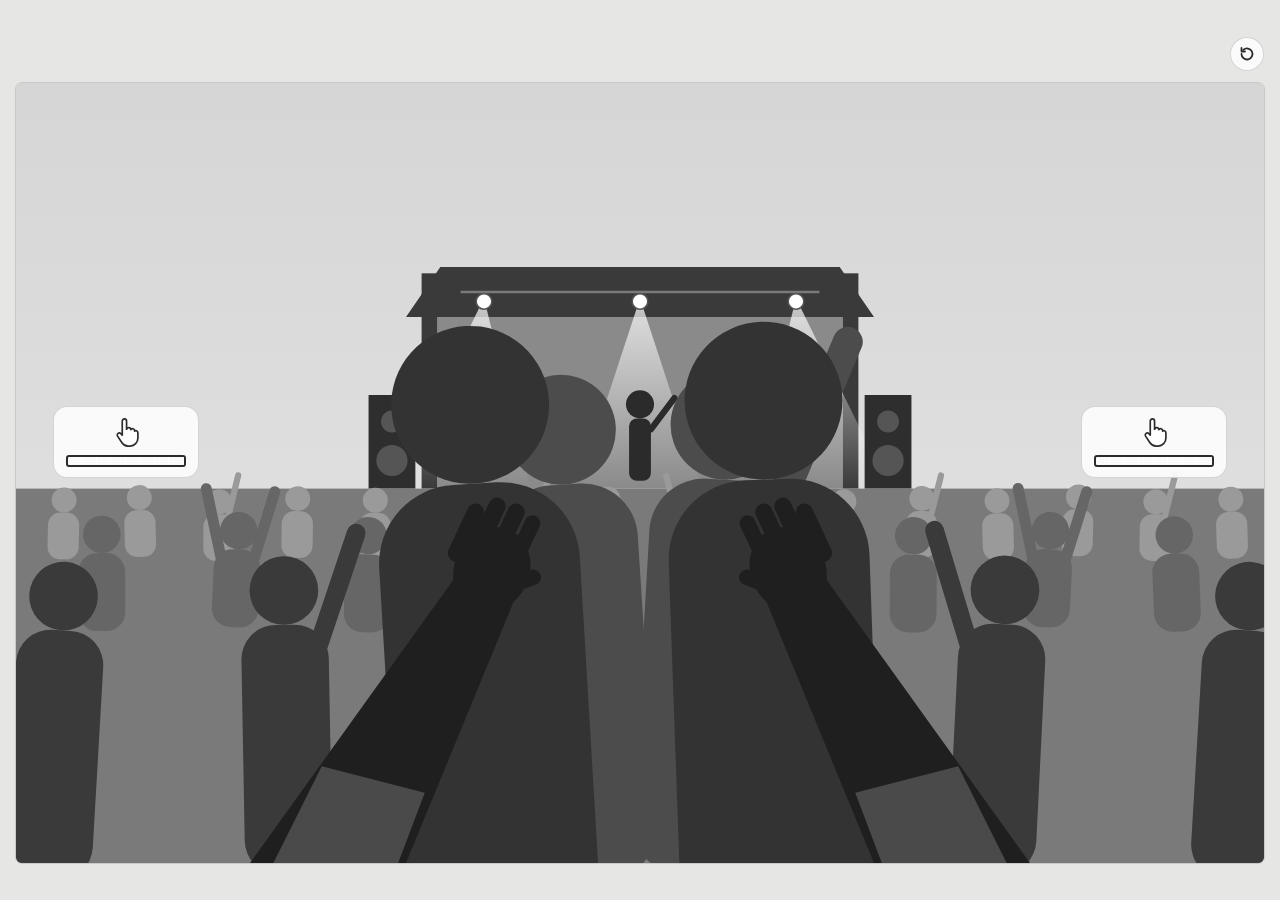
<file: 02-push-to-the-side/index.html>
<!doctype html><html><head><meta charset=utf8><meta name=viewport content="width=device-width,initial-scale=1,viewport-fit=cover"><style>:root{color-scheme:light;box-sizing:border-box;padding-top:env(safe-area-inset-top,0px);padding-bottom:env(safe-area-inset-bottom,0px)}html{scroll-padding-top:env(safe-area-inset-top,0px)}body{margin:0;padding:0;font:14px -apple-system,BlinkMacSystemFont,sans-serif;background:#fff;color:#000}img{max-width:100%}[hidden]:not([hidden=until-found i]){display:none!important}</style></head><body>
<title>Push to the Side</title>
<meta name="claude:viewport-fit-sides" content="cover">
<link rel="preconnect" href="https://fonts.googleapis.com">
<link rel="stylesheet" href="https://fonts.googleapis.com/css2?family=Space+Mono:wght@400;700&display=swap">
<style>
/* Layout: one letterboxed scene frame centered on a quiet page; two push meters float at the frame's left and right edges. */
:root {
  --page: #e6e6e4;
  --ink: #2b2b2b;
  --muted: #6e6e6c;
  --frame-edge: #c9c9c6;
  --pill: rgba(255,255,255,0.84);
  --pill-edge: rgba(43,43,43,0.18);
  --bar-fill: #2b2b2b;
  --font-ui: "Space Mono", ui-monospace, "SFMono-Regular", Menlo, monospace;
}
@media (prefers-color-scheme: dark) {
  :root:not([data-theme="light"]) {
    --page: #141414; --ink: #e8e8e6; --muted: #9a9a98; --frame-edge: #2c2c2c;
    --pill: rgba(20,20,20,0.74); --pill-edge: rgba(255,255,255,0.16); --bar-fill: #e8e8e6; color-scheme: dark;
  }
}
:root[data-theme="dark"] {
  --page: #141414; --ink: #e8e8e6; --muted: #9a9a98; --frame-edge: #2c2c2c;
  --pill: rgba(20,20,20,0.74); --pill-edge: rgba(255,255,255,0.16); --bar-fill: #e8e8e6; color-scheme: dark;
}
html, body { height: 100%; }
body {
  background: var(--page); color: var(--ink); font-family: var(--font-ui);
  padding-left: max(16px, env(safe-area-inset-left, 0px));
  padding-right: max(16px, env(safe-area-inset-right, 0px));
  padding-block: 16px; box-sizing: border-box;
  display: flex; flex-direction: column; align-items: center; justify-content: center; gap: 12px;
  user-select: none; -webkit-user-select: none; -webkit-touch-callout: none;
  overflow: hidden;
}
.top {
  width: min(100%, calc((100vh - 104px) * 1.6));
  display: flex; justify-content: flex-end; align-items: center; gap: 12px;
}
.reset {
  width: 34px; height: 34px; border-radius: 50%; display: grid; place-items: center;
  border: 1px solid var(--pill-edge); background: var(--pill); color: var(--ink); cursor: pointer; padding: 0;
}
.reset:hover { background: var(--page); }
.reset:focus-visible { outline: 2px solid var(--ink); outline-offset: 2px; }
.reset svg { width: 16px; height: 16px; }
.frame {
  position: relative; width: min(100%, calc((100vh - 104px) * 1.6));
  aspect-ratio: 8 / 5; max-width: 100%;
  overflow: hidden; border-radius: 6px; outline: 1px solid var(--frame-edge);
  background: #dedede; cursor: grab; touch-action: none; contain: paint;
}
.frame.holding { cursor: grabbing; }
.scene { position: absolute; inset: 0; width: 100%; height: 100%; display: block; }

/* Push meters: hand + charge bar on each side */
.meter {
  position: absolute; top: 46%;
  display: flex; flex-direction: column; align-items: center; gap: 8px;
  padding: 10px 12px; border-radius: 14px;
  background: var(--pill); border: 1px solid var(--pill-edge);
  backdrop-filter: blur(6px); -webkit-backdrop-filter: blur(6px);
  opacity: 0; transition: opacity 420ms ease, transform 520ms cubic-bezier(.2,1.4,.4,1);
  pointer-events: none;
}
.meter.left { left: 3%; transform: translate(-10px, -50%); }
.meter.right { right: 3%; transform: translate(10px, -50%); }
.meter.in { opacity: 1; transform: translate(0, -50%); }
.meter.out { opacity: 0; transition-duration: 260ms; }
.meter.wait { opacity: 0.35; scale: 0.9; }
.meter.wait .hand { animation: none; }
.meter.full { animation: thump 380ms cubic-bezier(.2,1.8,.4,1); }
@keyframes thump { 0% { scale: 0.9; } 100% { scale: 1; } }
.hand { width: 30px; height: 30px; color: var(--ink); }
.meter.left .hand { animation: swipeL 1.4s ease-in-out infinite; }
.meter.right .hand { animation: swipeR 1.4s ease-in-out infinite; }
@keyframes swipeL { 0%, 15% { transform: translateX(10px); opacity: 1; } 60% { transform: translateX(-10px); opacity: 1; } 80% { transform: translateX(-10px); opacity: 0.25; } 100% { transform: translateX(10px); opacity: 1; } }
@keyframes swipeR { 0%, 15% { transform: translateX(-10px) scaleX(-1); opacity: 1; } 60% { transform: translateX(10px) scaleX(-1); opacity: 1; } 80% { transform: translateX(10px) scaleX(-1); opacity: 0.25; } 100% { transform: translateX(-10px) scaleX(-1); opacity: 1; } }
.meter.active .hand { animation: none; opacity: 1; }
.meter.right.active .hand { transform: scaleX(-1); }
.bar {
  position: relative; width: clamp(64px, 11vw, 120px); height: 12px;
  border: 2px solid var(--ink); border-radius: 3px; box-sizing: border-box; overflow: hidden;
}
.bar .fill { position: absolute; top: 0; bottom: 0; width: 0%; background: var(--bar-fill); }
.meter.left .fill { right: 0; }
.meter.right .fill { left: 0; }
.bar .ticks {
  position: absolute; inset: 0;
  background: repeating-linear-gradient(90deg, transparent 0 calc(12.5% - 1px), var(--pill) calc(12.5% - 1px) 12.5%);
}
@media (max-width: 480px) { .meter { padding: 6px 8px; gap: 5px; } .hand { width: 22px; height: 22px; } }
@media (prefers-reduced-motion: reduce) { .meter .hand { animation: none !important; } }
</style>

<div class="top">
  <button class="reset" id="reset" type="button" aria-label="Reset">
    <svg viewBox="0 0 16 16" fill="none" stroke="currentColor" stroke-width="1.8" stroke-linecap="round" stroke-linejoin="round" aria-hidden="true">
      <path d="M2.5 8a5.5 5.5 0 1 0 1.8-4.1"/><path d="M2.5 2v3.5H6"/>
    </svg>
  </button>
</div>

<div class="frame" id="frame" aria-label="View from the back of a festival crowd. Hold and swipe left and right to push people aside.">
  <svg class="scene" viewBox="0 0 800 500" preserveAspectRatio="xMidYMid slice" aria-hidden="true">
    <defs>
      <linearGradient id="sky" x1="0" y1="0" x2="0" y2="1">
        <stop offset="0" stop-color="#cfcfcf"/><stop offset="1" stop-color="#ededed"/>
      </linearGradient>
      <linearGradient id="beam" x1="0" y1="0" x2="0" y2="1">
        <stop offset="0" stop-color="#ffffff" stop-opacity="0.75"/><stop offset="1" stop-color="#ffffff" stop-opacity="0"/>
      </linearGradient>
    </defs>
    <g id="cam">
      <rect x="-200" y="-200" width="1200" height="900" fill="url(#sky)"/>
      <!-- Stage -->
      <rect x="270" y="150" width="260" height="110" fill="#8a8a8a"/>
      <polygon points="250,150 550,150 528,118 272,118" fill="#3a3a3a"/>
      <line x1="285" y1="134" x2="515" y2="134" stroke="#7a7a7a" stroke-width="1.5"/>
      <rect x="260" y="122" width="10" height="138" fill="#3a3a3a"/>
      <rect x="530" y="122" width="10" height="138" fill="#3a3a3a"/>
      <polygon points="300,138 240,260 330,260" fill="url(#beam)"/>
      <polygon points="400,138 360,260 440,260" fill="url(#beam)"/>
      <polygon points="500,138 470,260 560,260" fill="url(#beam)"/>
      <g fill="#ffffff" stroke="#555555" stroke-width="1">
        <circle cx="300" cy="140" r="5"/><circle cx="400" cy="140" r="5"/><circle cx="500" cy="140" r="5"/>
      </g>
      <rect x="226" y="200" width="30" height="60" fill="#2e2e2e"/>
      <circle cx="241" cy="217" r="7" fill="#555555"/><circle cx="241" cy="242" r="10" fill="#555555"/>
      <rect x="544" y="200" width="30" height="60" fill="#2e2e2e"/>
      <circle cx="559" cy="217" r="7" fill="#555555"/><circle cx="559" cy="242" r="10" fill="#555555"/>
      <circle cx="400" cy="206" r="9" fill="#2b2b2b"/>
      <rect x="393" y="215" width="14" height="40" rx="5" fill="#2b2b2b"/>
      <line x1="407" y1="222" x2="422" y2="202" stroke="#2b2b2b" stroke-width="4" stroke-linecap="round"/>
      <!-- Ground -->
      <rect x="-200" y="260" width="1200" height="440" fill="#7a7a7a"/>
      <!-- Crowd is built in script so each person can be shoved -->
      <g id="crowd"></g>
    </g>
    <!-- The viewer's own arms -->
    <g id="armL">
      <g fill="#1f1f1f">
        <path d="M150,500 L250,500 L320,330 L285,312 Z"/>
        <ellipse cx="305" cy="312" rx="24" ry="28" transform="rotate(25 305 312)"/>
        <rect x="283" y="268" width="11" height="40" rx="5.5" transform="rotate(25 288 288)"/>
        <rect x="296" y="264" width="11" height="44" rx="5.5" transform="rotate(25 301 286)"/>
        <rect x="309" y="268" width="11" height="40" rx="5.5" transform="rotate(25 314 288)"/>
        <rect x="321" y="276" width="10" height="34" rx="5" transform="rotate(25 326 293)"/>
        <rect x="318" y="306" width="10" height="28" rx="5" transform="rotate(70 323 320)"/>
      </g>
      <path d="M165,500 L245,500 L262,455 L196,438 Z" fill="#4a4a4a"/>
    </g>
    <g id="armR">
      <g fill="#1f1f1f">
        <path d="M650,500 L550,500 L480,330 L515,312 Z"/>
        <ellipse cx="495" cy="312" rx="24" ry="28" transform="rotate(-25 495 312)"/>
        <rect x="506" y="268" width="11" height="40" rx="5.5" transform="rotate(-25 512 288)"/>
        <rect x="493" y="264" width="11" height="44" rx="5.5" transform="rotate(-25 499 286)"/>
        <rect x="480" y="268" width="11" height="40" rx="5.5" transform="rotate(-25 486 288)"/>
        <rect x="469" y="276" width="10" height="34" rx="5" transform="rotate(-25 474 293)"/>
        <rect x="472" y="306" width="10" height="28" rx="5" transform="rotate(-70 477 320)"/>
      </g>
      <path d="M635,500 L555,500 L538,455 L604,438 Z" fill="#4a4a4a"/>
    </g>
  </svg>

  <div class="meter left" id="meterL" aria-hidden="true">
    <svg class="hand" viewBox="0 0 32 32">
      <path d="M12 4.5c0-1.4 1-2.5 2.3-2.5S16.6 3.1 16.6 4.5V13l.2-.1c.4-1.1 1.4-1.8 2.5-1.6 1 .2 1.7 1 1.8 2l.1.2c.5-.8 1.5-1.2 2.4-1 1 .3 1.6 1.2 1.6 2.2v.3c.5-.4 1.2-.6 1.9-.4 1 .3 1.6 1.2 1.6 2.2v5.7c0 4.6-3.6 8.5-8.2 8.5h-2.4c-2.6 0-5-1.3-6.4-3.5l-4.7-7.1c-.6-1-.4-2.2.5-2.9.9-.7 2.2-.6 3 .3L12 19.3V4.5z" fill="var(--pill)" stroke="currentColor" stroke-width="1.8" stroke-linejoin="round"/>
    </svg>
    <div class="bar"><div class="fill" id="fillL"></div><div class="ticks"></div></div>
  </div>
  <div class="meter right" id="meterR" aria-hidden="true">
    <svg class="hand" viewBox="0 0 32 32">
      <path d="M12 4.5c0-1.4 1-2.5 2.3-2.5S16.6 3.1 16.6 4.5V13l.2-.1c.4-1.1 1.4-1.8 2.5-1.6 1 .2 1.7 1 1.8 2l.1.2c.5-.8 1.5-1.2 2.4-1 1 .3 1.6 1.2 1.6 2.2v.3c.5-.4 1.2-.6 1.9-.4 1 .3 1.6 1.2 1.6 2.2v5.7c0 4.6-3.6 8.5-8.2 8.5h-2.4c-2.6 0-5-1.3-6.4-3.5l-4.7-7.1c-.6-1-.4-2.2.5-2.9.9-.7 2.2-.6 3 .3L12 19.3V4.5z" fill="var(--pill)" stroke="currentColor" stroke-width="1.8" stroke-linejoin="round"/>
    </svg>
    <div class="bar"><div class="fill" id="fillR"></div><div class="ticks"></div></div>
  </div>
</div>

<script>
(() => {
  const NS = 'http://www.w3.org/2000/svg';
  const frame = document.getElementById('frame');
  const crowdG = document.getElementById('crowd');
  const cam = document.getElementById('cam');
  const armEls = { '-1': document.getElementById('armL'), '1': document.getElementById('armR') };
  const meters = { '-1': document.getElementById('meterL'), '1': document.getElementById('meterR') };
  const fills = { '-1': document.getElementById('fillL'), '1': document.getElementById('fillR') };
  const reduce = matchMedia('(prefers-reduced-motion: reduce)').matches;

  // ---------- Crowd, taken from the festival-crowd SVG ----------
  // Each person: head (cx, cy, r), body below it, optional raised arms, a row weight w,
  // and F = how far the full shove carries them (viewBox units).
  const people = [];
  function person({ x, y, r, bw, bh, color, arms = [], sw = 4, s = 1, w, F }) {
    const outer = document.createElementNS(NS, 'g');
    const inner = document.createElementNS(NS, 'g');
    inner.setAttribute('transform', `translate(${x} ${y}) scale(${s})`);
    inner.setAttribute('fill', color);
    const head = document.createElementNS(NS, 'circle');
    head.setAttribute('cx', 0); head.setAttribute('cy', 0); head.setAttribute('r', r);
    const body = document.createElementNS(NS, 'rect');
    body.setAttribute('x', -bw / 2); body.setAttribute('y', r);
    body.setAttribute('width', bw); body.setAttribute('height', bh); body.setAttribute('rx', r);
    inner.append(head, body);
    for (const [x1, y1, x2, y2] of arms) {
      const l = document.createElementNS(NS, 'line');
      l.setAttribute('x1', x1 - x); l.setAttribute('y1', y1 - y);
      l.setAttribute('x2', x2 - x); l.setAttribute('y2', y2 - y);
      l.setAttribute('stroke', color); l.setAttribute('stroke-width', sw); l.setAttribute('stroke-linecap', 'round');
      inner.appendChild(l);
    }
    outer.appendChild(inner); crowdG.appendChild(outer);
    const side = x < 400 ? -1 : 1;
    people.push({ el: outer, x, footY: y + (r + bh) * s, side, w, F: side * F, phase: Math.random() * Math.PI * 2 });
  }

  // far row
  const farArms = { 130: [[135,282,142,252]], 330: [[335,282,342,252]], 430: [[425,282,418,252]], 580: [[585,282,592,252]], 730: [[735,282,742,252]] };
  [[30,268],[80,266],[130,269],[180,267],[230,268],[280,266],[330,269],[380,267],[430,268],[480,266],[530,269],[580,267],[630,268],[680,266],[730,269],[780,267]]
    .forEach(([x, y]) => person({ x, y, r: 8, bw: 20, bh: 30, color: '#9a9a9a', arms: farArms[x], sw: 4, w: 0.15, F: 26 }));
  // middle row
  const midArms = { 140: [[150,308,162,262],[130,308,118,262]], 490: [[500,308,512,262]], 660: [[670,308,682,262],[650,308,638,262]] };
  [[55,290],[140,288],[225,291],[310,289],[490,289],[575,291],[660,288],[745,290]]
    .forEach(([x, y]) => person({ x, y, r: 12, bw: 30, bh: 50, color: '#666666', arms: midArms[x], sw: 7, w: 0.55, F: 240 }));
  // near row
  person({ x: 20, y: 330, r: 22, bw: 56, bh: 160, color: '#3a3a3a', w: 0.75, F: 200 });
  person({ x: 175, y: 326, r: 22, bw: 56, bh: 160, color: '#3a3a3a', arms: [[195,366,222,290]], sw: 12, w: 0.75, F: 280 });
  person({ x: 625, y: 326, r: 22, bw: 56, bh: 160, color: '#3a3a3a', arms: [[605,366,578,290]], sw: 12, w: 0.75, F: 280 });
  person({ x: 780, y: 330, r: 22, bw: 56, bh: 160, color: '#3a3a3a', w: 0.75, F: 200 });
  // the people right in front of the viewer: near-row figures, closer, blocking the stage
  const near = { r: 22, bw: 56, bh: 160 };
  person({ ...near, x: 368, y: 222, s: 1.6, color: '#4c4c4c', w: 0.9, F: 470 });
  person({ ...near, x: 438, y: 220, s: 1.6, color: '#4c4c4c', arms: [[458,260,485,184]], sw: 12, w: 0.9, F: 470 });
  person({ ...near, x: 316, y: 206, s: 2.3, color: '#333333', w: 1, F: 470 });
  person({ ...near, x: 494, y: 204, s: 2.3, color: '#333333', w: 1, F: 470 });

  // ---------- Music: a synthesized kick, bass and hats, heard through a low-pass "distance" filter ----------
  const music = (() => {
    const BEAT = 60 / 124;
    let ac = null, lp, master;
    function start() {
      if (ac) { ac.resume?.(); return; }
      try { ac = new (window.AudioContext || window.webkitAudioContext)(); } catch (e) { ac = null; return; }
      lp = ac.createBiquadFilter(); lp.type = 'lowpass'; lp.frequency.value = 200; lp.Q.value = 0.7;
      master = ac.createGain(); master.gain.value = 0;
      lp.connect(master); master.connect(ac.destination);
      const noise = ac.createBuffer(1, ac.sampleRate * 0.2, ac.sampleRate);
      const d = noise.getChannelData(0); for (let i = 0; i < d.length; i++) d[i] = Math.random() * 2 - 1;
      const notes = [41.2, 41.2, 49, 36.7];
      let next = ac.currentTime + 0.05, n = 0;
      const kick = t => {
        const o = ac.createOscillator(), g = ac.createGain();
        o.frequency.setValueAtTime(140, t); o.frequency.exponentialRampToValueAtTime(42, t + 0.16);
        g.gain.setValueAtTime(1, t); g.gain.exponentialRampToValueAtTime(0.001, t + 0.38);
        o.connect(g); g.connect(lp); o.start(t); o.stop(t + 0.4);
      };
      const hat = t => {
        const s = ac.createBufferSource(); s.buffer = noise;
        const f = ac.createBiquadFilter(); f.type = 'highpass'; f.frequency.value = 7000;
        const g = ac.createGain(); g.gain.setValueAtTime(0.18, t); g.gain.exponentialRampToValueAtTime(0.001, t + 0.05);
        s.connect(f); f.connect(g); g.connect(lp); s.start(t); s.stop(t + 0.06);
      };
      const bass = (t, hz) => {
        const o = ac.createOscillator(), g = ac.createGain(), f = ac.createBiquadFilter();
        o.type = 'sawtooth'; o.frequency.value = hz * 2; f.type = 'lowpass'; f.frequency.value = 520;
        g.gain.setValueAtTime(0.0001, t); g.gain.exponentialRampToValueAtTime(0.32, t + 0.02);
        g.gain.exponentialRampToValueAtTime(0.001, t + BEAT * 0.9);
        o.connect(f); f.connect(g); g.connect(lp); o.start(t); o.stop(t + BEAT);
      };
      setInterval(() => {
        while (next < ac.currentTime + 0.25) {
          kick(next); hat(next + BEAT / 2); bass(next + BEAT / 2, notes[Math.floor(n / 4) % 4]);
          next += BEAT; n++;
        }
      }, 60);
    }
    // gain 0..1, cutoff in Hz (low = far away and muffled), tc = smoothing time
    function set(gain, cutoff, tc = 0.15) {
      if (!ac) return;
      master.gain.setTargetAtTime(gain, ac.currentTime, tc);
      lp.frequency.setTargetAtTime(cutoff, ac.currentTime, tc);
    }
    // 1 on each kick, decaying to 0 before the next
    function beat() {
      const t = ac ? ac.currentTime - 0.05 : performance.now() / 1000;
      return Math.exp(-((((t % BEAT) + BEAT) % BEAT) / BEAT) * 7);
    }
    return { start, set, beat, BEAT };
  })();

  // ---------- State ----------
  const SWIPE = 260;           // viewBox units of sideways drag needed to fill one bar
  const DECAY = 0.12;          // bar leak per second while held but not swiping
  const PARTIAL = 0.3;         // share of the full shove reached while charging
  const TICKS = 8;
  const SHOVED = 0.72;         // how far a side is shoved while it waits for the other side
  const WINDOW = 3.2;          // seconds a shoved side stays clear: time to swipe the other way, plus spare
  const sides = [-1, 1];
  let st;
  function fresh() {
    return {
      phase: 'armed', holding: false, lastX: 0, t: 0,
      fill: { '-1': 0, '1': 0 }, window: { '-1': 0, '1': 0 }, locked: { '-1': false, '1': false }, tick: { '-1': 0, '1': 0 },
      push: { '-1': { s: 0, v: 0, target: 0 }, '1': { s: 0, v: 0, target: 0 } },
      arm: { '-1': { s: 0, v: 0 }, '1': { s: 0, v: 0 } },
      hop: { '-1': 0, '1': 0 }, shake: 0, zoom: { s: 0, v: 0, target: 0 }
    };
  }

  function bump(side, power = 1) {
    const m = Math.abs(power);
    st.push[side].v += 0.55 * power;
    st.arm[side].v += 6 * m;
    st.hop[side] = Math.min(1.4, st.hop[side] + 0.8 * m);
    st.shake = Math.min(1.5, st.shake + 0.45 * m);
  }

  // ---------- Input: hold and swipe ----------
  const toView = dx => dx / frame.getBoundingClientRect().width * 800;
  frame.addEventListener('pointerdown', e => {
    music.start();
    if (st.phase !== 'armed') return;
    st.holding = true; st.lastX = e.clientX;
    frame.classList.add('holding');
    frame.setPointerCapture?.(e.pointerId);
    showMeters();
    sides.forEach(s => meters[s].classList.add('active'));
  });
  frame.addEventListener('pointermove', e => {
    if (!st.holding || st.phase !== 'armed') return;
    const dx = toView(e.clientX - st.lastX); st.lastX = e.clientX;
    const side = dx < 0 ? -1 : 1;
    if (st.locked[side] || dx === 0) return;
    // one side at a time: the other side opens only after this one is shoved clear
    if (activeSide() !== 0 && activeSide() !== side) return;
    st.fill[side] = Math.min(1, st.fill[side] + Math.abs(dx) / SWIPE);
    if (st.fill[side] >= 1) {
      st.locked[side] = true; st.lastLocked = side; st.window[side] = WINDOW;
      bump(side, 1.7);
      meters[side].classList.remove('full'); void meters[side].offsetWidth; meters[side].classList.add('full');
    }
  });
  const release = () => {
    if (!st.holding) return;
    st.holding = false; frame.classList.remove('holding');
    sides.forEach(s => meters[s].classList.remove('active'));
  };
  frame.addEventListener('pointerup', release);
  frame.addEventListener('pointercancel', release);
  frame.addEventListener('contextmenu', e => e.preventDefault());

  // The side currently being worked: a locked side hands over to the other; a side that has
  // started filling holds the turn until it locks or drains away.
  function activeSide() {
    for (const s of sides) if (st.locked[s] && !st.locked[-s]) return -s;
    for (const s of sides) if (st.fill[s] > 0 && !st.locked[s]) return s;
    return 0;
  }

  // ---------- Signifiers ----------
  let meterTimer;
  function showMeters() { sides.forEach(s => meters[s].classList.add('in')); }
  function hideMeters() { sides.forEach(s => meters[s].classList.add('out')); }

  // ---------- Completion ----------
  function complete() {
    st.phase = 'shoving';
    hideMeters();
    // two hard shoves, a beat apart, then the crowd settles out of the way
    const order = st.lastLocked === -1 ? [1, -1] : [-1, 1];
    order.forEach((s, i) => setTimeout(() => { st.push[s].target = 1; bump(s, 1.6); }, i * 150));
    setTimeout(() => { sides.forEach(s => bump(s, 0.9)); st.zoom.target = 1; }, 420);
    setTimeout(() => { st.phase = 'done'; }, 1600);
  }

  // ---------- Loop ----------
  function spring(o, target, k, c, dt) {
    o.v += ((target - o.s) * k - o.v * c) * dt;
    o.s += o.v * dt;
  }
  let last = performance.now();
  function frameStep(now) {
    const dt = Math.min(0.033, (now - last) / 1000); last = now; st.t += dt;

    for (const s of sides) {
      if (st.phase === 'armed' && st.locked[s]) {
        // shoved aside for a moment; the full bar empties like a timer
        st.window[s] -= dt;
        st.fill[s] = Math.max(0, st.window[s] / WINDOW);
        st.tick[s] = Math.floor(st.fill[s] * TICKS + 1e-6);
        st.push[s].target = SHOVED;
        if (st.window[s] <= 0) {             // too slow on the other side: they stumble back
          st.locked[s] = false; st.fill[s] = 0; st.tick[s] = 0; st.push[s].target = 0;
          bump(s, -0.9);
        }
      } else if (st.phase === 'armed') {
        if (st.holding && !st.locked[s]) st.fill[s] = Math.max(0, st.fill[s] - DECAY * dt);
        if (!st.holding) st.fill[s] = Math.max(0, st.fill[s] - 2.4 * dt);
        // a bump each time the bar crosses a tick
        const tk = Math.floor(st.fill[s] * TICKS + 1e-6);
        if (st.holding && tk > st.tick[s]) bump(s, tk === TICKS ? 1.3 : 0.6);
        st.tick[s] = tk;
        st.push[s].target = st.fill[s] * PARTIAL;
      }
      fills[s].style.width = (st.fill[s] * 100).toFixed(1) + '%';
      spring(st.push[s], st.push[s].target, 120, 9, dt);
      const armTarget = st.phase === 'armed' && st.holding ? st.fill[s] * 0.5 : 0;
      spring(st.arm[s], armTarget, 160, 12, dt);
      st.hop[s] *= Math.exp(-5 * dt);
    }
    if (st.phase === 'armed' && st.locked[-1] && st.locked[1]) complete();
    if (st.phase === 'armed') {
      const a = activeSide();
      for (const s of sides) meters[s].classList.toggle('wait', a !== 0 && a !== s && !st.locked[s]);
    }

    spring(st.zoom, st.zoom.target, 90, 11, dt);
    // music grows louder as you push, but stays far off and muffled
    const prog = st.phase === 'armed' ? (st.fill[-1] + st.fill[1] + (st.locked[-1] ? 1 : 0) + (st.locked[1] ? 1 : 0)) / 4 : 1;
    music.set(0.16 + prog * 0.26, 170 + prog * 480, 0.2);
    const beat = music.beat(), tb = st.t * Math.PI / music.BEAT;
    st.shake *= Math.exp(-6 * dt);

    // crowd
    for (const p of people) {
      const P = st.push[p.side];
      const dx = p.F * P.s;
      const hop = reduce ? 0 : st.hop[p.side] * p.w * 16 * Math.abs(Math.sin(st.t * 19 + p.phase))
                             + beat * (3 + 5 * p.w) * (0.6 + 0.4 * Math.sin(p.phase));   // dancing on the kick
      const lean = p.side * (P.v * 9 * p.w + P.s * 7 * p.w) + (reduce ? 0 : Math.sin(tb + p.phase) * (1.5 + 2.5 * p.w));
      p.el.setAttribute('transform', `translate(${dx.toFixed(2)} ${(-hop).toFixed(2)}) rotate(${lean.toFixed(2)} ${p.x} ${p.footY})`);
    }
    // the viewer's arms shove outward
    for (const s of sides) {
      const a = st.arm[s].s;
      armEls[s].setAttribute('transform', `translate(${(s * a * 70).toFixed(2)} ${(a * 14).toFixed(2)}) rotate(${(s * a * 14).toFixed(2)} ${400 + s * 200} 500)`);
    }
    // camera: jolts on every shove, and lurches forward once the gap opens
    const sh = reduce ? 0 : st.shake * 5;
    const z = 1 + st.zoom.s * 0.08;
    const jx = (Math.random() - 0.5) * sh, jy = (Math.random() - 0.5) * sh;
    cam.setAttribute('transform', `translate(${(400 + jx).toFixed(2)} ${(230 + jy).toFixed(2)}) scale(${z.toFixed(4)}) translate(-400 -230)`);

    requestAnimationFrame(frameStep);
  }

  function reset() {
    clearTimeout(meterTimer);
    st = fresh();
    sides.forEach(s => { meters[s].classList.remove('in', 'out', 'full', 'active', 'wait'); fills[s].style.width = '0%'; });
    meterTimer = setTimeout(showMeters, 700);
  }
  document.getElementById('reset').addEventListener('click', reset);

  reset();
  requestAnimationFrame(frameStep);
})();
</script>

</body></html>
</file>
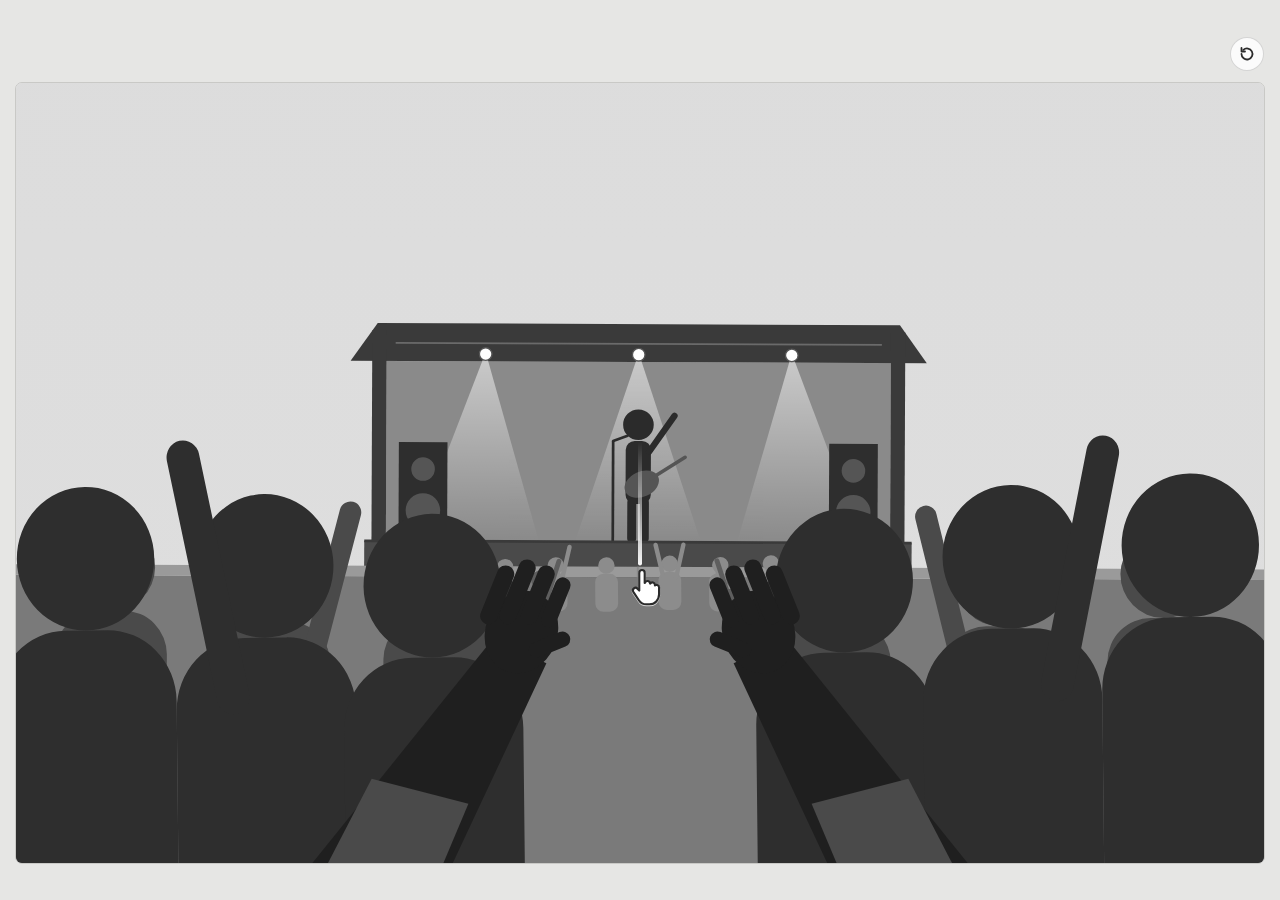
<file: 03-push-forward-through-crowd/index.html>
<!doctype html><html><head><meta charset=utf8><meta name=viewport content="width=device-width,initial-scale=1,viewport-fit=cover"><style>:root{color-scheme:light;box-sizing:border-box;padding-top:env(safe-area-inset-top,0px);padding-bottom:env(safe-area-inset-bottom,0px)}html{scroll-padding-top:env(safe-area-inset-top,0px)}body{margin:0;padding:0;font:14px -apple-system,BlinkMacSystemFont,sans-serif;background:#fff;color:#000}img{max-width:100%}[hidden]:not([hidden=until-found i]){display:none!important}</style></head><body>
<title>Push Forward</title>
<meta name="claude:viewport-fit-sides" content="cover">
<style>
/* Layout: one letterboxed scene frame centered on a quiet page; a reset icon sits above its top-right corner. */
:root {
  --page: #e6e6e4;
  --ink: #2b2b2b;
  --frame-edge: #c9c9c6;
  --pill: rgba(255,255,255,0.84);
  --pill-edge: rgba(43,43,43,0.18);
}
@media (prefers-color-scheme: dark) {
  :root:not([data-theme="light"]) {
    --page: #141414; --ink: #e8e8e6; --frame-edge: #2c2c2c;
    --pill: rgba(20,20,20,0.74); --pill-edge: rgba(255,255,255,0.16); color-scheme: dark;
  }
}
:root[data-theme="dark"] {
  --page: #141414; --ink: #e8e8e6; --frame-edge: #2c2c2c;
  --pill: rgba(20,20,20,0.74); --pill-edge: rgba(255,255,255,0.16); color-scheme: dark;
}
html, body { height: 100%; }
body {
  background: var(--page); color: var(--ink);
  font: 14px/1.4 ui-monospace, "SFMono-Regular", Menlo, monospace;
  padding-left: max(16px, env(safe-area-inset-left, 0px));
  padding-right: max(16px, env(safe-area-inset-right, 0px));
  padding-block: 16px; box-sizing: border-box;
  display: flex; flex-direction: column; align-items: center; justify-content: center; gap: 12px;
  user-select: none; -webkit-user-select: none; -webkit-touch-callout: none;
  overflow: hidden;
}
.top { width: min(100%, calc((100vh - 104px) * 1.6)); display: flex; justify-content: flex-end; }
.reset {
  width: 34px; height: 34px; border-radius: 50%; display: grid; place-items: center; padding: 0;
  border: 1px solid var(--pill-edge); background: var(--pill); color: var(--ink); cursor: pointer;
}
.reset:hover { background: var(--page); }
.reset:focus-visible { outline: 2px solid var(--ink); outline-offset: 2px; }
.reset svg { width: 16px; height: 16px; }
.frame {
  position: relative; width: min(100%, calc((100vh - 104px) * 1.6));
  aspect-ratio: 8 / 5; max-width: 100%;
  overflow: hidden; border-radius: 6px; outline: 1px solid var(--frame-edge);
  background: #e4e4e4; cursor: grab; touch-action: none; contain: paint;
}
.frame.holding { cursor: grabbing; }
.scene { position: absolute; inset: 0; width: 100%; height: 100%; display: block; }
.scene g { transform-box: view-box; }

/* Signifier: a hand swiping forward over the gap */
.hint {
  position: absolute; left: 50%; top: 50%; width: 64px; height: 170px;
  transform: translate(-50%, -22%); opacity: 0;
  transition: opacity 420ms ease; pointer-events: none;
}
.hint.in { opacity: 1; }
.hint .trail {
  position: absolute; left: 50%; top: 6px; width: 4px; height: 124px; margin-left: -2px; border-radius: 2px;
  background: linear-gradient(to bottom, rgba(255,255,255,0), rgba(255,255,255,0.95));
  transform-origin: 50% 100%; animation: trail 1.5s ease-in-out infinite;
}
.hint .hand {
  position: absolute; left: 50%; bottom: 0; width: 38px; height: 38px; margin-left: -15px;
  color: #2b2b2b; animation: swipeUp 1.5s ease-in-out infinite;
  filter: drop-shadow(0 1px 0 rgba(255,255,255,0.7));
}
@keyframes swipeUp {
  0% { transform: translateY(0); opacity: 0; }
  12% { transform: translateY(0); opacity: 1; }
  22% { transform: translateY(4px) scale(0.92); }
  70% { transform: translateY(-114px) scale(0.92); opacity: 1; }
  88%, 100% { transform: translateY(-120px) scale(1); opacity: 0; }
}
@keyframes trail {
  0%, 22% { transform: scaleY(0); opacity: 0; }
  70% { transform: scaleY(1); opacity: 1; }
  100% { transform: scaleY(1); opacity: 0; }
}
@media (prefers-reduced-motion: reduce) { .hint .hand, .hint .trail { animation-duration: 3s; } }
</style>

<div class="top">
  <button class="reset" id="reset" type="button" aria-label="Reset">
    <svg viewBox="0 0 16 16" fill="none" stroke="currentColor" stroke-width="1.8" stroke-linecap="round" stroke-linejoin="round" aria-hidden="true">
      <path d="M2.5 8a5.5 5.5 0 1 0 1.8-4.1"/><path d="M2.5 2v3.5H6"/>
    </svg>
  </button>
</div>

<div class="frame" id="frame" aria-label="In the crowd at an outdoor concert, with a gap ahead toward the stage. Press and swipe forward to move through it.">
  <svg class="scene" viewBox="0 0 800 500" preserveAspectRatio="xMidYMid slice" aria-hidden="true">
    <defs>
      <linearGradient id="sky" x1="0" y1="0" x2="0" y2="1">
        <stop offset="0" stop-color="#cfcfcf"/><stop offset="1" stop-color="#ededed"/>
      </linearGradient>
      <linearGradient id="beam" x1="0" y1="0" x2="0" y2="1">
        <stop offset="0" stop-color="#ffffff" stop-opacity="0.7"/><stop offset="1" stop-color="#ffffff" stop-opacity="0"/>
      </linearGradient>
    </defs>
    <g id="world">
      <rect x="-4000" y="-4000" width="8800" height="8800" fill="url(#sky)"/>

      <!-- Stage (r 3.0) -->
      <g class="layer" data-r="3" data-k="3">
        <rect x="120" y="90" width="560" height="200" fill="#8a8a8a"/>
        <polygon points="80,90 720,90 690,48 110,48" fill="#3a3a3a"/>
        <line x1="130" y1="70" x2="670" y2="70" stroke="#6a6a6a" stroke-width="2"/>
        <rect x="104" y="56" width="16" height="234" fill="#3a3a3a"/>
        <rect x="680" y="56" width="16" height="234" fill="#3a3a3a"/>
        <g id="beams">
          <polygon points="230,80 150,290 290,290" fill="url(#beam)"/>
          <polygon points="400,80 330,290 470,290" fill="url(#beam)"/>
          <polygon points="570,80 510,290 650,290" fill="url(#beam)"/>
        </g>
        <g fill="#ffffff" stroke="#555555" stroke-width="1.5">
          <circle cx="230" cy="82" r="7"/><circle cx="400" cy="82" r="7"/><circle cx="570" cy="82" r="7"/>
        </g>
        <rect x="134" y="180" width="54" height="110" fill="#2e2e2e"/>
        <circle class="cone" data-r0="13" cx="161" cy="210" r="13" fill="#555555"/>
        <circle class="cone" data-r0="19" cx="161" cy="256" r="19" fill="#555555"/>
        <rect x="612" y="180" width="54" height="110" fill="#2e2e2e"/>
        <circle class="cone" data-r0="13" cx="639" cy="210" r="13" fill="#555555"/>
        <circle class="cone" data-r0="19" cx="639" cy="256" r="19" fill="#555555"/>
        <!-- Performer -->
        <g id="performer">
          <line x1="372" y1="290" x2="372" y2="178" stroke="#2b2b2b" stroke-width="3"/>
          <line x1="372" y1="178" x2="388" y2="172" stroke="#2b2b2b" stroke-width="3" stroke-linecap="round"/>
          <g id="pBody">
            <circle cx="400" cy="160" r="17" fill="#2b2b2b"/>
            <path id="smile" d="M391,163 Q400,172 409,163" fill="none" stroke="#bdbdbd" stroke-width="2.6" stroke-linecap="round" opacity="0"/>
            <rect x="386" y="178" width="28" height="70" rx="10" fill="#2b2b2b"/>
            <line id="armUp" x1="412" y1="190" x2="440" y2="150" stroke="#2b2b2b" stroke-width="7" stroke-linecap="round"/>
            <!-- thumbs up, toward the viewer -->
            <g id="thumb" opacity="0">
              <line x1="412" y1="190" x2="444" y2="176" stroke="#2b2b2b" stroke-width="7" stroke-linecap="round"/>
              <rect x="440" y="168" width="15" height="15" rx="5" fill="#2b2b2b"/>
              <rect x="443" y="154" width="7" height="17" rx="3.5" fill="#2b2b2b"/>
            </g>
            <ellipse cx="404" cy="226" rx="20" ry="14" fill="#555555" transform="rotate(-25 404 226)"/>
            <line x1="414" y1="220" x2="452" y2="196" stroke="#555555" stroke-width="4" stroke-linecap="round"/>
          </g>
          <rect x="388" y="242" width="10" height="48" rx="4" fill="#2b2b2b"/>
          <rect x="402" y="242" width="10" height="48" rx="4" fill="#2b2b2b"/>
        </g>
        <rect x="96" y="320" width="608" height="140" fill="#3a3a3a"/>
        <rect x="96" y="290" width="608" height="34" fill="#4a4a4a"/>
        <line x1="96" y1="290" x2="704" y2="290" stroke="#3a3a3a" stroke-width="3"/>
      </g>

      <!-- Ground + barrier (r 1.6) -->
      <g class="layer" data-r="1.6" data-k="1.6">
        <rect x="-4000" y="340" width="8800" height="5000" fill="#7a7a7a"/>
        <rect x="-4000" y="324" width="8800" height="16" fill="#9a9a9a"/>
        <g stroke="#8a8a8a" stroke-width="3">
          <line x1="-200" y1="324" x2="-200" y2="340"/><line x1="-80" y1="324" x2="-80" y2="340"/>
          <line x1="40" y1="324" x2="40" y2="340"/><line x1="160" y1="324" x2="160" y2="340"/>
          <line x1="280" y1="324" x2="280" y2="340"/><line x1="400" y1="324" x2="400" y2="340"/>
          <line x1="520" y1="324" x2="520" y2="340"/><line x1="640" y1="324" x2="640" y2="340"/>
          <line x1="760" y1="324" x2="760" y2="340"/><line x1="880" y1="324" x2="880" y2="340"/>
          <line x1="1000" y1="324" x2="1000" y2="340"/>
        </g>
      </g>

      <!-- Front row at the barrier (r 1.5) -->
      <g class="layer crowd" data-r="1.5" data-k="1.5">
        <g fill="#8c8c8c">
          <circle cx="30" cy="322" r="13"/><rect x="12" y="335" width="36" height="60" rx="13"/>
          <circle cx="110" cy="320" r="13"/><rect x="92" y="333" width="36" height="60" rx="13"/>
          <circle cx="190" cy="323" r="13"/><rect x="172" y="336" width="36" height="60" rx="13"/>
          <circle cx="270" cy="321" r="13"/><rect x="252" y="334" width="36" height="60" rx="13"/>
          <circle cx="350" cy="322" r="13"/><rect x="332" y="335" width="36" height="60" rx="13"/>
          <circle cx="450" cy="320" r="13"/><rect x="432" y="333" width="36" height="60" rx="13"/>
          <circle cx="530" cy="323" r="13"/><rect x="512" y="336" width="36" height="60" rx="13"/>
          <circle cx="610" cy="321" r="13"/><rect x="592" y="334" width="36" height="60" rx="13"/>
          <circle cx="690" cy="322" r="13"/><rect x="672" y="335" width="36" height="60" rx="13"/>
          <circle cx="770" cy="320" r="13"/><rect x="752" y="333" width="36" height="60" rx="13"/>
        </g>
        <g stroke="#8c8c8c" stroke-width="7" stroke-linecap="round">
          <line x1="120" y1="342" x2="132" y2="290"/><line x1="100" y1="342" x2="88" y2="290"/>
          <line x1="280" y1="342" x2="292" y2="292"/>
          <line x1="460" y1="342" x2="472" y2="290"/><line x1="440" y1="342" x2="428" y2="290"/>
          <line x1="700" y1="342" x2="712" y2="292"/>
        </g>
      </g>

      <!-- Middle row (r 1.0) -->
      <g class="layer crowd" data-r="1" data-k="1">
        <g fill="#5e5e5e">
          <circle cx="70" cy="362" r="19"/><rect x="44" y="381" width="52" height="120" rx="19"/>
          <circle cx="200" cy="358" r="19"/><rect x="174" y="377" width="52" height="120" rx="19"/>
          <circle cx="600" cy="358" r="19"/><rect x="574" y="377" width="52" height="120" rx="19"/>
          <circle cx="730" cy="362" r="19"/><rect x="704" y="381" width="52" height="120" rx="19"/>
        </g>
        <g stroke="#5e5e5e" stroke-width="10" stroke-linecap="round">
          <line x1="215" y1="390" x2="238" y2="320"/>
          <line x1="585" y1="390" x2="562" y2="320"/>
          <line x1="745" y1="394" x2="768" y2="324"/>
        </g>
      </g>

      <!-- Nearest heads (r 0.6) -->
      <g class="layer crowd" data-r="0.6" data-k="0.6">
        <g fill="#3a3a3a">
          <circle cx="-4" cy="420" r="38"/><rect x="-52" y="456" width="96" height="80" rx="38"/>
          <circle cx="804" cy="420" r="38"/><rect x="756" y="456" width="96" height="80" rx="38"/>
        </g>
      </g>

      <!-- Two rows that stand between the viewer and the barrier at the start,
           built from the same crowd figures, leaving a man-sized gap in the middle -->
      <g class="layer crowd" data-r="-0.6" data-k="1.6">
        <g fill="#4a4a4a">
          <circle cx="60" cy="312" r="28"/><rect x="24" y="340" width="72" height="200" rx="28"/>
          <circle cx="166" cy="318" r="28"/><rect x="130" y="346" width="72" height="200" rx="28"/>
          <circle cx="272" cy="314" r="28"/><rect x="236" y="342" width="72" height="200" rx="28"/>
          <circle cx="528" cy="314" r="28"/><rect x="492" y="342" width="72" height="200" rx="28"/>
          <circle cx="634" cy="318" r="28"/><rect x="598" y="346" width="72" height="200" rx="28"/>
          <circle cx="740" cy="312" r="28"/><rect x="704" y="340" width="72" height="200" rx="28"/>
        </g>
        <g stroke="#4a4a4a" stroke-width="14" stroke-linecap="round">
          <line x1="190" y1="370" x2="214" y2="276"/><line x1="610" y1="370" x2="586" y2="276"/>
        </g>
      </g>
      <g class="layer crowd" data-r="-1.4" data-k="0.8">
        <g fill="#2e2e2e">
          <circle cx="30" cy="300" r="46"/><rect x="-30" y="346" width="120" height="280" rx="46"/>
          <circle cx="150" cy="306" r="46"/><rect x="90" y="352" width="120" height="280" rx="46"/>
          <circle cx="262" cy="320" r="46"/><rect x="202" y="366" width="120" height="280" rx="46"/>
          <circle cx="538" cy="320" r="46"/><rect x="478" y="366" width="120" height="280" rx="46"/>
          <circle cx="650" cy="306" r="46"/><rect x="590" y="352" width="120" height="280" rx="46"/>
          <circle cx="770" cy="300" r="46"/><rect x="710" y="346" width="120" height="280" rx="46"/>
        </g>
        <g stroke="#2e2e2e" stroke-width="22" stroke-linecap="round">
          <line x1="128" y1="390" x2="96" y2="236"/><line x1="680" y1="388" x2="712" y2="240"/>
        </g>
      </g>
    </g>

    <!-- The viewer's own hands -->
    <g id="handL">
      <g fill="#1f1f1f">
        <path d="M190,500 L280,500 L340,372 L306,356 Z"/>
        <ellipse cx="324" cy="352" rx="23" ry="27" transform="rotate(22 324 352)"/>
        <rect x="303" y="308" width="11" height="40" rx="5.5" transform="rotate(22 308 328)"/>
        <rect x="316" y="304" width="11" height="44" rx="5.5" transform="rotate(22 321 326)"/>
        <rect x="329" y="308" width="11" height="40" rx="5.5" transform="rotate(22 334 328)"/>
        <rect x="341" y="316" width="10" height="34" rx="5" transform="rotate(22 346 333)"/>
        <rect x="337" y="346" width="10" height="28" rx="5" transform="rotate(68 342 360)"/>
      </g>
      <path d="M200,500 L274,500 L290,462 L228,446 Z" fill="#4a4a4a"/>
    </g>
    <g id="handR">
      <g fill="#1f1f1f">
        <path d="M610,500 L520,500 L460,372 L494,356 Z"/>
        <ellipse cx="476" cy="352" rx="23" ry="27" transform="rotate(-22 476 352)"/>
        <rect x="486" y="308" width="11" height="40" rx="5.5" transform="rotate(-22 492 328)"/>
        <rect x="473" y="304" width="11" height="44" rx="5.5" transform="rotate(-22 479 326)"/>
        <rect x="460" y="308" width="11" height="40" rx="5.5" transform="rotate(-22 466 328)"/>
        <rect x="449" y="316" width="10" height="34" rx="5" transform="rotate(-22 454 333)"/>
        <rect x="453" y="346" width="10" height="28" rx="5" transform="rotate(-68 458 360)"/>
      </g>
      <path d="M600,500 L526,500 L510,462 L572,446 Z" fill="#4a4a4a"/>
    </g>
  </svg>

  <div class="hint" id="hint" aria-hidden="true">
    <div class="trail"></div>
    <svg class="hand" viewBox="0 0 32 32">
      <path d="M12 4.5c0-1.4 1-2.5 2.3-2.5S16.6 3.1 16.6 4.5V13l.2-.1c.4-1.1 1.4-1.8 2.5-1.6 1 .2 1.7 1 1.8 2l.1.2c.5-.8 1.5-1.2 2.4-1 1 .3 1.6 1.2 1.6 2.2v.3c.5-.4 1.2-.6 1.9-.4 1 .3 1.6 1.2 1.6 2.2v5.7c0 4.6-3.6 8.5-8.2 8.5h-2.4c-2.6 0-5-1.3-6.4-3.5l-4.7-7.1c-.6-1-.4-2.2.5-2.9.9-.7 2.2-.6 3 .3L12 19.3V4.5z" fill="#ffffff" stroke="currentColor" stroke-width="1.8" stroke-linejoin="round"/>
    </svg>
  </div>
</div>

<script>
(() => {
  const frame = document.getElementById('frame');
  const hint = document.getElementById('hint');
  const world = document.getElementById('world');
  const handL = document.getElementById('handL'), handR = document.getElementById('handR');
  const smile = document.getElementById('smile'), thumb = document.getElementById('thumb');
  const armUp = document.getElementById('armUp'), pBody = document.getElementById('pBody');
  const cones = [...document.querySelectorAll('.cone')];
  const beams = document.getElementById('beams');
  const reduce = matchMedia('(prefers-reduced-motion: reduce)').matches;
  const layers = [...document.querySelectorAll('.layer')].map((el, i) => ({
    el, r: +el.dataset.r, k: +el.dataset.k, crowd: el.classList.contains('crowd'), phase: i * 1.7
  }));

  // Camera path: START units behind the reference view, END units past it (at the barrier).
  const START = 2.2, END = 1.36, VX = 400, VY = 300;
  const BPM = 124, BEAT = 60 / BPM;

  let st;
  function fresh() {
    return { phase: 'fight', p: 0, v: 0, holding: false, lastY: 0, idle: 0, started: false,
             pressure: 0.3, shoveIn: 1.2, reach: { s: 0, v: 0 }, knock: 0,
             jolt: { x: 0, vx: 0, r: 0, vr: 0 }, doneT: 0 };
  }

  // ---------- Sound: a simple synthesized track that gets closer and louder ----------
  let ac = null, master, lp;
  function startAudio() {
    if (ac) { ac.resume?.(); return; }
    try {
      ac = new (window.AudioContext || window.webkitAudioContext)();
    } catch (e) { ac = null; return; }
    lp = ac.createBiquadFilter(); lp.type = 'lowpass'; lp.frequency.value = 380; lp.Q.value = 0.7;
    master = ac.createGain(); master.gain.value = 0.12;
    lp.connect(master); master.connect(ac.destination);
    const noise = ac.createBuffer(1, ac.sampleRate * 0.2, ac.sampleRate);
    const d = noise.getChannelData(0); for (let i = 0; i < d.length; i++) d[i] = Math.random() * 2 - 1;
    const bassNotes = [41.2, 41.2, 49, 36.7];      // E1 E1 G1 D1
    let next = ac.currentTime + 0.05, step = 0;
    const kick = t => {
      const o = ac.createOscillator(), g = ac.createGain();
      o.frequency.setValueAtTime(140, t); o.frequency.exponentialRampToValueAtTime(42, t + 0.16);
      g.gain.setValueAtTime(1.0, t); g.gain.exponentialRampToValueAtTime(0.001, t + 0.38);
      o.connect(g); g.connect(lp); o.start(t); o.stop(t + 0.4);
    };
    const hat = t => {
      const s = ac.createBufferSource(); s.buffer = noise;
      const f = ac.createBiquadFilter(); f.type = 'highpass'; f.frequency.value = 7000;
      const g = ac.createGain(); g.gain.setValueAtTime(0.18, t); g.gain.exponentialRampToValueAtTime(0.001, t + 0.05);
      s.connect(f); f.connect(g); g.connect(lp); s.start(t); s.stop(t + 0.06);
    };
    const bass = (t, hz) => {
      const o = ac.createOscillator(), g = ac.createGain(), f = ac.createBiquadFilter();
      o.type = 'sawtooth'; o.frequency.value = hz * 2;
      f.type = 'lowpass'; f.frequency.value = 520;
      g.gain.setValueAtTime(0.0001, t); g.gain.exponentialRampToValueAtTime(0.32, t + 0.02);
      g.gain.exponentialRampToValueAtTime(0.001, t + BEAT * 0.9);
      o.connect(f); f.connect(g); g.connect(lp); o.start(t); o.stop(t + BEAT);
    };
    setInterval(() => {
      while (next < ac.currentTime + 0.25) {
        kick(next);
        hat(next + BEAT / 2);
        bass(next + BEAT / 2, bassNotes[Math.floor(step / 4) % 4]);
        next += BEAT; step++;
      }
    }, 60);
  }
  function setLoudness(p) {
    if (!ac) return;
    const t = ac.currentTime;
    lp.frequency.setTargetAtTime(380 + Math.pow(p, 1.4) * 7000, t, 0.08);
    master.gain.setTargetAtTime(0.12 + p * 0.38, t, 0.08);
  }
  const clock = () => ac ? ac.currentTime - 0.05 : performance.now() / 1000;

  // ---------- Input: press and drag forward (up), stroke after stroke ----------
  const toView = d => d / frame.getBoundingClientRect().height * 500;
  const GAIN = 0.0014;          // forward speed gained per viewBox unit of upward drag
  frame.addEventListener('pointerdown', e => {
    startAudio();
    if (st.phase !== 'fight') return;
    st.holding = true; st.lastY = e.clientY;
    frame.classList.add('holding'); frame.setPointerCapture?.(e.pointerId);
  });
  frame.addEventListener('pointermove', e => {
    if (!st.holding || st.phase !== 'fight') return;
    const dy = toView(st.lastY - e.clientY); st.lastY = e.clientY;
    if (dy <= 0) return;                         // pulling back down just resets your hands
    st.started = true; st.idle = 0; hint.classList.remove('in');
    st.v += dy * GAIN;
    st.reach.v += dy * 0.09;
    st.pressure = Math.max(0, st.pressure - dy * 0.0025);   // you pry the gap open
  });
  const release = () => {
    if (!st.holding) return;
    st.holding = false; frame.classList.remove('holding');
  };
  frame.addEventListener('pointerup', release);
  frame.addEventListener('pointercancel', release);
  frame.addEventListener('contextmenu', e => e.preventDefault());

  // the crowd shoves back: a knock that costs you ground and rocks the camera
  function shove() {
    const hard = 0.06 + Math.random() * 0.07 + st.p * 0.05;
    st.v -= hard;
    const dir = Math.random() < 0.5 ? -1 : 1;
    st.jolt.vx += dir * (90 + Math.random() * 80);
    st.jolt.vr += -dir * (14 + Math.random() * 10);
    st.pressure = Math.min(1, st.pressure + 0.45);
    st.knock = 1;
  }

  // ---------- Loop ----------
  let last = performance.now();
  function step(now) {
    const dt = Math.min(0.033, (now - last) / 1000); last = now;
    const t = clock();
    const beat = Math.exp(-((t % BEAT) / BEAT) * 7);         // 1 on the kick, decaying

    if (st.phase === 'fight') {
      // slippery: very little friction, a steady push back from the crowd
      if (st.p > 0) st.v -= (0.075 + 0.03 * st.p) * dt;
      st.v *= Math.exp(-0.85 * dt);
      st.v = Math.max(st.v, -0.22);            // you slide back, but never faster than this
      st.p += st.v * dt;
      if (st.p < 0) { st.p = 0; st.v = Math.max(0, st.v) * 0.3; }
      if (st.started) {
        st.shoveIn -= dt;
        if (st.shoveIn <= 0 && st.p > 0.03) { shove(); st.shoveIn = 0.55 + Math.random() * 0.9; }
      }
      st.pressure += (0.3 - st.pressure) * 0.6 * dt;
      if (!st.holding) st.idle += dt;
      if (st.idle > 2.2 && st.p < 0.6) hint.classList.add('in');
      if (st.p >= 0.985) { st.phase = 'arrived'; st.doneT = 0; st.v = Math.min(st.v, 0.4); hint.classList.remove('in'); }
    } else if (st.phase === 'arrived') {
      st.doneT += dt;
      // slide the last bit and settle against the barrier
      st.v += ((1 - st.p) * 60 - st.v * 6) * dt;
      st.p += st.v * dt;
      st.pressure += (0 - st.pressure) * 2 * dt;
    }
    const pc = Math.max(0, Math.min(1, st.p));
    frame.dataset.p = pc.toFixed(2);
    setLoudness(pc);

    // camera jolts spring back to centre
    const J = st.jolt;
    J.vx += (-J.x * 70 - J.vx * 7) * dt; J.x += J.vx * dt;
    J.vr += (-J.r * 70 - J.vr * 7) * dt; J.r += J.vr * dt;
    st.knock *= Math.exp(-5 * dt);
    const jostle = reduce || st.phase !== 'fight' ? 0 : st.pressure * 1.6;
    const roll = reduce ? 0 : J.r + Math.sin(t * 7.3) * jostle * 0.5;
    const slip = reduce ? 0 : J.x + Math.sin(t * 5.1) * jostle * 4;
    const pulse = reduce ? 0 : beat * 0.006 * (0.3 + pc);
    const left = START - pc * (START + END);
    world.setAttribute('transform', `translate(${(VX + slip).toFixed(2)} ${VY}) rotate(${roll.toFixed(2)}) scale(${(1 + pulse).toFixed(4)}) translate(${-VX} ${-VY})`);

    for (const L of layers) {
      const dist = L.r + left;
      if (dist <= 0.17) { L.el.setAttribute('opacity', 0); continue; }
      const s = L.k / dist;
      L.el.setAttribute('opacity', dist < 0.4 ? ((dist - 0.17) / 0.23).toFixed(3) : 1);
      let sway = 0, bob = 0, squeeze = 1;
      if (L.crowd && !reduce) {
        sway = Math.sin(t * Math.PI / BEAT + L.phase) * 0.9;
        bob = beat * 3 * Math.min(1, s);
        // the nearest rows crowd in on the gap when they push back
        if (dist < 1.8) squeeze = 1 - st.pressure * 0.13 * (1.8 - dist) / 1.8 * 2;
      }
      L.el.setAttribute('transform',
        `translate(${VX} ${VY + bob}) scale(${(s * squeeze).toFixed(4)} ${s.toFixed(4)}) rotate(${sway.toFixed(2)}) translate(${-VX} ${-VY})`);
    }

    // speakers thump, lights breathe
    const boom = beat * (0.25 + st.p);
    for (const c of cones) c.setAttribute('r', (+c.dataset.r0 * (1 + boom * 0.18)).toFixed(2));
    beams.setAttribute('opacity', (0.75 + beat * 0.25).toFixed(3));

    // your hands claw forward on each stroke, and get knocked back on each shove
    const R = st.reach;
    R.v += (-R.s * 55 - R.v * 6) * dt; R.s += R.v * dt;
    const reach = Math.max(-0.4, Math.min(1.4, R.s));
    let hx = 0, hy = 0, hr = 0;
    if (!reduce) {
      hx = Math.max(0, reach) * 60 - st.knock * 16;
      hy = -reach * 70 + st.knock * 40;
      hr = Math.max(0, reach) * 12;
    }
    handL.setAttribute('transform', `translate(${-hx} ${hy}) rotate(${-hr} 235 500)`);
    handR.setAttribute('transform', `translate(${hx} ${hy}) rotate(${hr} 565 500)`);

    // the performer notices you
    if (st.phase === 'arrived') {
      const k = Math.min(1, Math.max(0, (st.doneT - 0.25) / 0.25));
      smile.setAttribute('opacity', k.toFixed(2));
      const th = Math.min(1, Math.max(0, (st.doneT - 0.45) / 0.18));
      thumb.setAttribute('opacity', th.toFixed(2)); armUp.setAttribute('opacity', (1 - th).toFixed(2));
      const pop = th > 0 && th < 1 ? Math.sin(th * Math.PI) * 4 : 0;
      pBody.setAttribute('transform', `translate(0 ${(-pop - beat * 2).toFixed(2)})`);
    } else {
      pBody.setAttribute('transform', `translate(0 ${(-beat * 1.5).toFixed(2)})`);
    }

    requestAnimationFrame(step);
  }

  let hintTimer;
  function reset() {
    st = fresh();
    smile.setAttribute('opacity', 0); thumb.setAttribute('opacity', 0); armUp.setAttribute('opacity', 1);
    hint.classList.remove('in'); clearTimeout(hintTimer);
    hintTimer = setTimeout(() => { if (st.phase === 'fight' && !st.started) hint.classList.add('in'); }, 700);
  }
  document.getElementById('reset').addEventListener('click', reset);

  reset();
  requestAnimationFrame(step);
})();
</script>

</body></html>
</file>
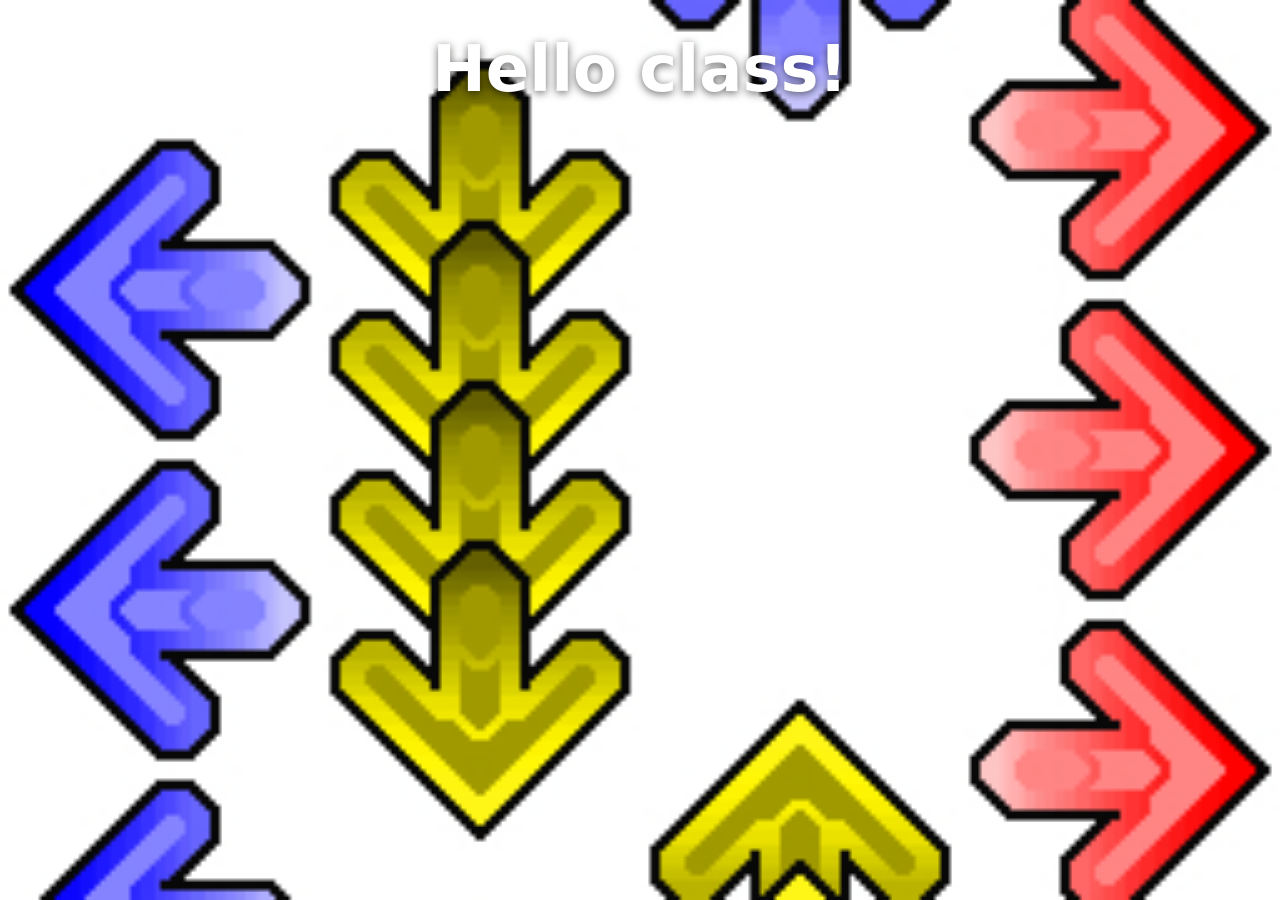
<file: hello-class.html>
<!DOCTYPE html>
<html lang="en">
<head>
  <meta charset="UTF-8">
  <meta name="viewport" content="width=device-width, initial-scale=1.0">
  <title>Hello Class</title>
  <style>
    html, body {
      margin: 0;
      min-height: 100%;
    }

    body {
      min-height: 100vh;
      background-color: #222;
      background-image: url("Note_example.jpg");
      background-size: cover;
      background-position: center;
      background-repeat: no-repeat;
      background-attachment: fixed;
      font-family: system-ui, -apple-system, "Segoe UI", Roboto, sans-serif;
    }

    h1 {
      margin: 0;
      padding: 2rem 1rem;
      text-align: center;
      font-size: clamp(2rem, 6vw, 4rem);
      color: #fff;
      text-shadow: 0 2px 8px rgba(0, 0, 0, 0.6);
    }
  </style>
</head>
<body>
  <h1>Hello class!</h1>
</body>
</html>
</file>
<file: css/style.css>
/* Base: the page skeleton the three studies were published in */
:root{color-scheme:light;box-sizing:border-box;padding-top:env(safe-area-inset-top,0px);padding-bottom:env(safe-area-inset-bottom,0px)}html{scroll-padding-top:env(safe-area-inset-top,0px)}body{margin:0;padding:0;font:14px -apple-system,BlinkMacSystemFont,sans-serif;background:#fff;color:#000}img{max-width:100%}[hidden]:not([hidden=until-found i]){display:none!important}

/* Layout: one letterboxed scene frame centered on a quiet page; a reset icon sits above its top-right corner.
   The three stages are stacked inside the frame and crossfade into each other. */
:root {
  --page: #e6e6e4;
  --ink: #2b2b2b;
  --muted: #6e6e6c;
  --frame-edge: #c9c9c6;
  --pill: rgba(255,255,255,0.84);
  --pill-edge: rgba(43,43,43,0.18);
  --bar-fill: #2b2b2b;
  --yellow: #f6c90e;
  --yellow-deep: #d9a900;
  --font-ui: "Space Mono", ui-monospace, "SFMono-Regular", Menlo, monospace;
}
@media (prefers-color-scheme: dark) {
  :root:not([data-theme="light"]) {
    --page: #141414; --ink: #e8e8e6; --muted: #9a9a98; --frame-edge: #2c2c2c;
    --pill: rgba(20,20,20,0.74); --pill-edge: rgba(255,255,255,0.16); --bar-fill: #e8e8e6; color-scheme: dark;
  }
}
:root[data-theme="dark"] {
  --page: #141414; --ink: #e8e8e6; --muted: #9a9a98; --frame-edge: #2c2c2c;
  --pill: rgba(20,20,20,0.74); --pill-edge: rgba(255,255,255,0.16); --bar-fill: #e8e8e6; color-scheme: dark;
}
html, body { height: 100%; }
body {
  background: var(--page); color: var(--ink); font-family: var(--font-ui);
  padding-left: max(16px, env(safe-area-inset-left, 0px));
  padding-right: max(16px, env(safe-area-inset-right, 0px));
  padding-block: 16px; box-sizing: border-box;
  display: flex; flex-direction: column; align-items: center; justify-content: center; gap: 12px;
  user-select: none; -webkit-user-select: none; -webkit-touch-callout: none;
  overflow: hidden;
}
.top { width: min(100%, calc((100vh - 104px) * 1.6)); display: flex; justify-content: flex-end; }
.reset {
  width: 34px; height: 34px; border-radius: 50%; display: grid; place-items: center; padding: 0;
  border: 1px solid var(--pill-edge); background: var(--pill); color: var(--ink); cursor: pointer;
}
.reset:hover { background: var(--page); }
.reset:focus-visible { outline: 2px solid var(--ink); outline-offset: 2px; }
.reset svg { width: 16px; height: 16px; }
.frame {
  position: relative; width: min(100%, calc((100vh - 104px) * 1.6));
  aspect-ratio: 8 / 5; max-width: 100%;
  overflow: hidden; border-radius: 6px; outline: 1px solid var(--frame-edge);
  background: #f2f2f2; cursor: default; touch-action: none; contain: paint;
}
.frame[data-stage="2"], .frame[data-stage="3"] { cursor: grab; }
.frame.holding { cursor: grabbing; }
.stage { position: absolute; inset: 0; overflow: hidden; }
#s1 { background: #f2f2f2; }
#s2 { background: #dedede; }
#s3 { background: #e4e4e4; }

/* ---------- Stage 1: Camera Push Forward ---------- */
/* Vanishing point sits on the stage floor: 440,300 in the 800×500 scene */
#s1 .layer {
  position: absolute; inset: 0; width: 100%; height: 100%;
  will-change: transform, filter; overflow: visible;
}
#s1 .overlay { position: absolute; inset: 0; width: 100%; height: 100%; overflow: visible; pointer-events: none; }
#s1 .hint {
  position: absolute; left: 50%; bottom: 6%;
  transform: translate(-50%, 12px); opacity: 0;
  display: flex; align-items: center; gap: 14px;
  padding: 10px 16px 10px 12px; border-radius: 999px;
  background: var(--pill); border: 1px solid var(--pill-edge);
  backdrop-filter: blur(6px); -webkit-backdrop-filter: blur(6px);
  transition: opacity 420ms ease, transform 520ms cubic-bezier(.2,1.4,.4,1);
  pointer-events: none;
}
#s1 .hint.in { opacity: 1; transform: translate(-50%, 0); }
#s1 .hint.out { opacity: 0; transform: translate(-50%, 8px) scale(0.92); transition-duration: 260ms; }
#s1 .hand { width: 30px; height: 30px; color: var(--ink); animation: tap 1.3s ease-in-out infinite; transform-origin: 40% 90%; }
@keyframes tap {
  0%, 55%, 100% { transform: translateY(0) rotate(0); }
  65% { transform: translateY(3px) rotate(-6deg); }
  75% { transform: translateY(0) rotate(0); }
  82% { transform: translateY(3px) rotate(-6deg); }
  92% { transform: translateY(0) rotate(0); }
}
#s1 .dots { display: flex; gap: 8px; }
#s1 .dot {
  width: 16px; height: 16px; border-radius: 50%;
  border: 2px solid var(--ink); box-sizing: border-box; background: transparent;
  transition: background 120ms ease, border-color 120ms ease;
}
#s1 .dot.on { background: var(--yellow); border-color: var(--yellow-deep); animation: pop 420ms cubic-bezier(.2,1.8,.4,1); }
@keyframes pop { 0% { transform: scale(0.6); } 100% { transform: scale(1); } }
.ripple {
  position: absolute; width: 14px; height: 14px; margin: -7px 0 0 -7px; border-radius: 50%;
  border: 2px solid var(--yellow); pointer-events: none;
  animation: ripple 520ms ease-out forwards;
}
@keyframes ripple { to { transform: scale(4.2); opacity: 0; } }
@media (prefers-reduced-motion: reduce) { #s1 .hand { animation: none; } }

/* ---------- Stage 2: Push to the Side ---------- */
#s2 .scene { position: absolute; inset: 0; width: 100%; height: 100%; display: block; }
/* Push meters: hand + charge bar on each side */
#s2 .meter {
  position: absolute; top: 46%;
  display: flex; flex-direction: column; align-items: center; gap: 8px;
  padding: 10px 12px; border-radius: 14px;
  background: var(--pill); border: 1px solid var(--pill-edge);
  backdrop-filter: blur(6px); -webkit-backdrop-filter: blur(6px);
  opacity: 0; transition: opacity 420ms ease, transform 520ms cubic-bezier(.2,1.4,.4,1);
  pointer-events: none;
}
#s2 .meter.left { left: 3%; transform: translate(-10px, -50%); }
#s2 .meter.right { right: 3%; transform: translate(10px, -50%); }
#s2 .meter.in { opacity: 1; transform: translate(0, -50%); }
#s2 .meter.out { opacity: 0; transition-duration: 260ms; }
#s2 .meter.wait { opacity: 0.35; scale: 0.9; }
#s2 .meter.wait .hand { animation: none; }
#s2 .meter.full { animation: thump 380ms cubic-bezier(.2,1.8,.4,1); }
@keyframes thump { 0% { scale: 0.9; } 100% { scale: 1; } }
#s2 .hand { width: 30px; height: 30px; color: var(--ink); }
#s2 .meter.left .hand { animation: swipeL 1.4s ease-in-out infinite; }
#s2 .meter.right .hand { animation: swipeR 1.4s ease-in-out infinite; }
@keyframes swipeL { 0%, 15% { transform: translateX(10px); opacity: 1; } 60% { transform: translateX(-10px); opacity: 1; } 80% { transform: translateX(-10px); opacity: 0.25; } 100% { transform: translateX(10px); opacity: 1; } }
@keyframes swipeR { 0%, 15% { transform: translateX(-10px) scaleX(-1); opacity: 1; } 60% { transform: translateX(10px) scaleX(-1); opacity: 1; } 80% { transform: translateX(10px) scaleX(-1); opacity: 0.25; } 100% { transform: translateX(-10px) scaleX(-1); opacity: 1; } }
#s2 .meter.active .hand { animation: none; opacity: 1; }
#s2 .meter.right.active .hand { transform: scaleX(-1); }
#s2 .bar {
  position: relative; width: clamp(64px, 11vw, 120px); height: 12px;
  border: 2px solid var(--ink); border-radius: 3px; box-sizing: border-box; overflow: hidden;
}
#s2 .bar .fill { position: absolute; top: 0; bottom: 0; width: 0%; background: var(--bar-fill); }
#s2 .meter.left .fill { right: 0; }
#s2 .meter.right .fill { left: 0; }
#s2 .bar .ticks {
  position: absolute; inset: 0;
  background: repeating-linear-gradient(90deg, transparent 0 calc(12.5% - 1px), var(--pill) calc(12.5% - 1px) 12.5%);
}
@media (max-width: 480px) { #s2 .meter { padding: 6px 8px; gap: 5px; } #s2 .hand { width: 22px; height: 22px; } }
@media (prefers-reduced-motion: reduce) { #s2 .meter .hand { animation: none !important; } }

/* ---------- Stage 3: Push Forward ---------- */
#s3 .scene { position: absolute; inset: 0; width: 100%; height: 100%; display: block; }
#s3 .scene g { transform-box: view-box; }
/* Signifier: a hand swiping forward over the gap */
#s3 .hint {
  position: absolute; left: 50%; top: 50%; width: 64px; height: 170px;
  transform: translate(-50%, -22%); opacity: 0;
  transition: opacity 420ms ease; pointer-events: none;
}
#s3 .hint.in { opacity: 1; }
#s3 .hint .trail {
  position: absolute; left: 50%; top: 6px; width: 4px; height: 124px; margin-left: -2px; border-radius: 2px;
  background: linear-gradient(to bottom, rgba(255,255,255,0), rgba(255,255,255,0.95));
  transform-origin: 50% 100%; animation: trail 1.5s ease-in-out infinite;
}
#s3 .hint .hand {
  position: absolute; left: 50%; bottom: 0; width: 38px; height: 38px; margin-left: -15px;
  color: #2b2b2b; animation: swipeUp 1.5s ease-in-out infinite;
  filter: drop-shadow(0 1px 0 rgba(255,255,255,0.7));
}
@keyframes swipeUp {
  0% { transform: translateY(0); opacity: 0; }
  12% { transform: translateY(0); opacity: 1; }
  22% { transform: translateY(4px) scale(0.92); }
  70% { transform: translateY(-114px) scale(0.92); opacity: 1; }
  88%, 100% { transform: translateY(-120px) scale(1); opacity: 0; }
}
@keyframes trail {
  0%, 22% { transform: scaleY(0); opacity: 0; }
  70% { transform: scaleY(1); opacity: 1; }
  100% { transform: scaleY(1); opacity: 0; }
}
@media (prefers-reduced-motion: reduce) { #s3 .hint .hand, #s3 .hint .trail { animation-duration: 3s; } }

/* ---------- Lighting and atmosphere (set from the appearance panel; invisible by default) ---------- */
#s1 .art { position: absolute; inset: 0; }
.atmos, .atmos > div { position: absolute; inset: 0; pointer-events: none; }
.atmos > div { opacity: 0; }
#s1 .atmos { --horizon: 54%; }
#s2 .atmos { --horizon: 52%; }
#s3 .atmos { --horizon: 60%; }
.atmos .haze {
  background: linear-gradient(to bottom, transparent calc(var(--horizon) - 34%), var(--haze, #ffffff) var(--horizon), transparent calc(var(--horizon) + 22%));
}
.atmos .tint { mix-blend-mode: soft-light; }
.atmos .vignette { background: radial-gradient(ellipse at 50% 45%, transparent 45%, rgba(0,0,0,0.75) 100%); }
</file>
<file: css/panel.css>
/* Appearance panel: floats over the page's left edge and collapses to a single button.
   Tabs (Overall, Step 1-3) on top, a find box, the scrolling controls, then the actions. */
:root { --panel-bg: rgba(255,255,255,0.95); --panel-shadow: 0 10px 32px rgba(0,0,0,0.14); --panel-field: #ffffff; }
@media (prefers-color-scheme: dark) {
  :root:not([data-theme="light"]) { --panel-bg: rgba(24,24,24,0.95); --panel-shadow: 0 10px 32px rgba(0,0,0,0.5); --panel-field: #1c1c1c; }
}
:root[data-theme="dark"] { --panel-bg: rgba(24,24,24,0.95); --panel-shadow: 0 10px 32px rgba(0,0,0,0.5); --panel-field: #1c1c1c; }

.panel {
  position: fixed; z-index: 10;
  top: max(16px, env(safe-area-inset-top, 0px));
  left: max(16px, env(safe-area-inset-left, 0px));
  width: min(340px, calc(100vw - 32px));
  max-height: calc(100vh - 32px); max-height: calc(100dvh - 32px);
  display: flex; flex-direction: column;
  background: var(--panel-bg); color: var(--ink);
  border: 1px solid var(--pill-edge); border-radius: 12px;
  box-shadow: var(--panel-shadow);
  backdrop-filter: blur(10px); -webkit-backdrop-filter: blur(10px);
  font: 12px/1.4 var(--font-ui);
}
.panel.collapsed { width: auto; }
.panel button { font: inherit; color: inherit; }
.panel :focus-visible { outline: 2px solid var(--ink); outline-offset: 1px; }

/* header */
.panel-toggle {
  display: flex; align-items: center; gap: 8px; width: 100%; box-sizing: border-box;
  padding: 10px 14px 10px 12px; border: 0; border-radius: 12px; background: none;
  font-weight: 700; text-align: left; cursor: pointer;
}
.panel-toggle .chev { width: 14px; height: 14px; flex: none; transition: transform 160ms ease; }
.panel.collapsed .panel-toggle .chev { transform: rotate(-90deg); }
.panel.collapsed .panel-body { display: none; }
.panel-body { display: flex; flex-direction: column; min-height: 0; border-top: 1px solid var(--pill-edge); }

/* changed-from-defaults markers */
.panel .mod { width: 7px; height: 7px; flex: none; border-radius: 50%; background: var(--yellow-deep); visibility: hidden; }
.panel .changed > .mod, .panel .changed > summary > .mod, .panel-toggle.changed .mod { visibility: visible; }

/* tabs */
.panel-tabs { display: flex; gap: 2px; padding: 8px 8px 0; }
.panel .tab {
  flex: 1; display: flex; align-items: center; justify-content: center; gap: 5px;
  padding: 6px 4px; border: 1px solid transparent; border-radius: 7px; background: none; cursor: pointer;
  color: var(--muted); white-space: nowrap;
}
.panel .tab:hover { color: var(--ink); }
.panel .tab[aria-selected="true"] { color: var(--ink); font-weight: 700; background: var(--page); border-color: var(--pill-edge); }
.panel-search {
  margin: 8px 12px 4px; padding: 6px 8px; font: inherit; color: inherit;
  border: 1px solid var(--pill-edge); border-radius: 7px; background: var(--panel-field);
}
.panel-scroll { flex: 1; min-height: 0; overflow-y: auto; overscroll-behavior: contain; padding: 4px 0 6px; }
.panel-empty { margin: 12px; color: var(--muted); }

/* step header: title + jump button */
.step-head { display: flex; align-items: center; justify-content: space-between; gap: 8px; padding: 6px 12px 8px; }
.step-title { font-weight: 700; }

/* whole-experience groups */
.panel details.group { margin: 2px 0 6px; }
.panel details.group > summary {
  display: flex; align-items: center; gap: 8px; padding: 6px 12px; font-weight: 700; cursor: pointer; list-style: none;
}
.panel details > summary::-webkit-details-marker { display: none; }
.panel details > summary::before {
  content: ""; width: 0; height: 0; flex: none;
  border-left: 5px solid var(--muted); border-top: 4px solid transparent; border-bottom: 4px solid transparent;
  transition: transform 120ms ease;
}
.panel details[open] > summary::before { transform: rotate(90deg); }
.panel details.group > summary .mod { margin-left: auto; }
.group-hint { margin: 0 12px 4px 25px; color: var(--muted); }

/* elements */
.panel details.comp > summary {
  display: flex; align-items: center; gap: 8px; padding: 4px 12px 4px 25px; cursor: pointer; list-style: none;
}
.panel details.group details.comp > summary { padding-left: 25px; }
.panel details.comp[open] { padding-bottom: 4px; background: color-mix(in srgb, var(--page) 55%, transparent); }
.panel .swatch { width: 12px; height: 12px; flex: none; border-radius: 3px; border: 1px solid var(--pill-edge); }
.panel .comp-name { min-width: 0; overflow: hidden; text-overflow: ellipsis; white-space: nowrap; }
.panel details.comp > summary .mod { margin-left: auto; }

/* field rows: label | control | exact value + unit */
.panel .row {
  display: grid; grid-template-columns: 92px minmax(0, 1fr) 66px; align-items: center; gap: 8px;
  padding: 3px 12px 3px 25px;
}
.panel details.comp > .row { padding-left: 38px; }
.panel .row-wide { grid-template-columns: 92px minmax(0, 1fr); }
.panel .row-color { grid-template-columns: minmax(0, 1fr) 40px 66px; }
.panel .row-asset { grid-template-columns: 92px minmax(0, 1fr) 66px; }
.panel .row-label { color: var(--muted); overflow: hidden; text-overflow: ellipsis; white-space: nowrap; }
.panel .row input[type="range"] { width: 100%; margin: 0; accent-color: var(--ink); }
.panel .row input[type="color"] {
  width: 100%; height: 22px; padding: 0 2px; box-sizing: border-box;
  border: 1px solid var(--pill-edge); border-radius: 4px; background: none; cursor: pointer;
}
.panel .num-wrap { display: flex; align-items: center; gap: 3px; }
.panel .num, .panel .row select {
  width: 100%; min-width: 0; box-sizing: border-box; padding: 3px 4px; font: inherit; color: inherit;
  border: 1px solid var(--pill-edge); border-radius: 4px; background: var(--panel-field);
}
.panel .num { text-align: right; font-variant-numeric: tabular-nums; -moz-appearance: textfield; }
.panel .num::-webkit-inner-spin-button, .panel .num::-webkit-outer-spin-button { -webkit-appearance: none; margin: 0; }
.panel .num.hex { text-align: left; text-transform: lowercase; }
.panel .num.bad { border-color: #d14a3a; }
.panel .unit { width: 14px; flex: none; color: var(--muted); }
.panel .row select { cursor: pointer; }

/* footers and small buttons */
.panel .comp-foot { display: flex; align-items: center; justify-content: flex-end; gap: 8px; padding: 2px 12px 2px 38px; }
.panel details.group > .comp-foot { padding-left: 25px; }
.panel .note { margin-right: auto; color: var(--muted); }
.panel .link { padding: 2px 0; border: 0; background: none; text-decoration: underline; text-underline-offset: 2px; cursor: pointer; }
.panel .link:disabled { opacity: 0.35; cursor: default; text-decoration: none; }
.panel .mini {
  padding: 3px 8px; border: 1px solid var(--pill-edge); border-radius: 6px; background: var(--panel-field);
  cursor: pointer; white-space: nowrap;
}
.panel .mini:hover:not(:disabled) { border-color: var(--ink); }
.panel .mini:disabled { opacity: 0.55; cursor: default; }

/* actions */
.panel-actions { display: flex; gap: 8px; padding: 10px 12px 8px; border-top: 1px solid var(--pill-edge); }
.panel-actions button {
  flex: 1; padding: 7px 8px; font-weight: 700; cursor: pointer;
  border: 1px solid var(--pill-edge); border-radius: 8px; background: var(--page);
}
.panel-actions button:hover { border-color: var(--ink); }
.panel-actions .primary { background: var(--ink); color: var(--page); border-color: var(--ink); }
.panel .copy-fallback {
  margin: 0 12px 8px; height: 120px; resize: vertical; font: 11px/1.4 var(--font-ui);
  color: inherit; background: var(--panel-field); border: 1px solid var(--pill-edge); border-radius: 6px;
}
.panel-status { margin: 0; padding: 0 12px 10px; min-height: 1.4em; color: var(--muted); }
</file>
